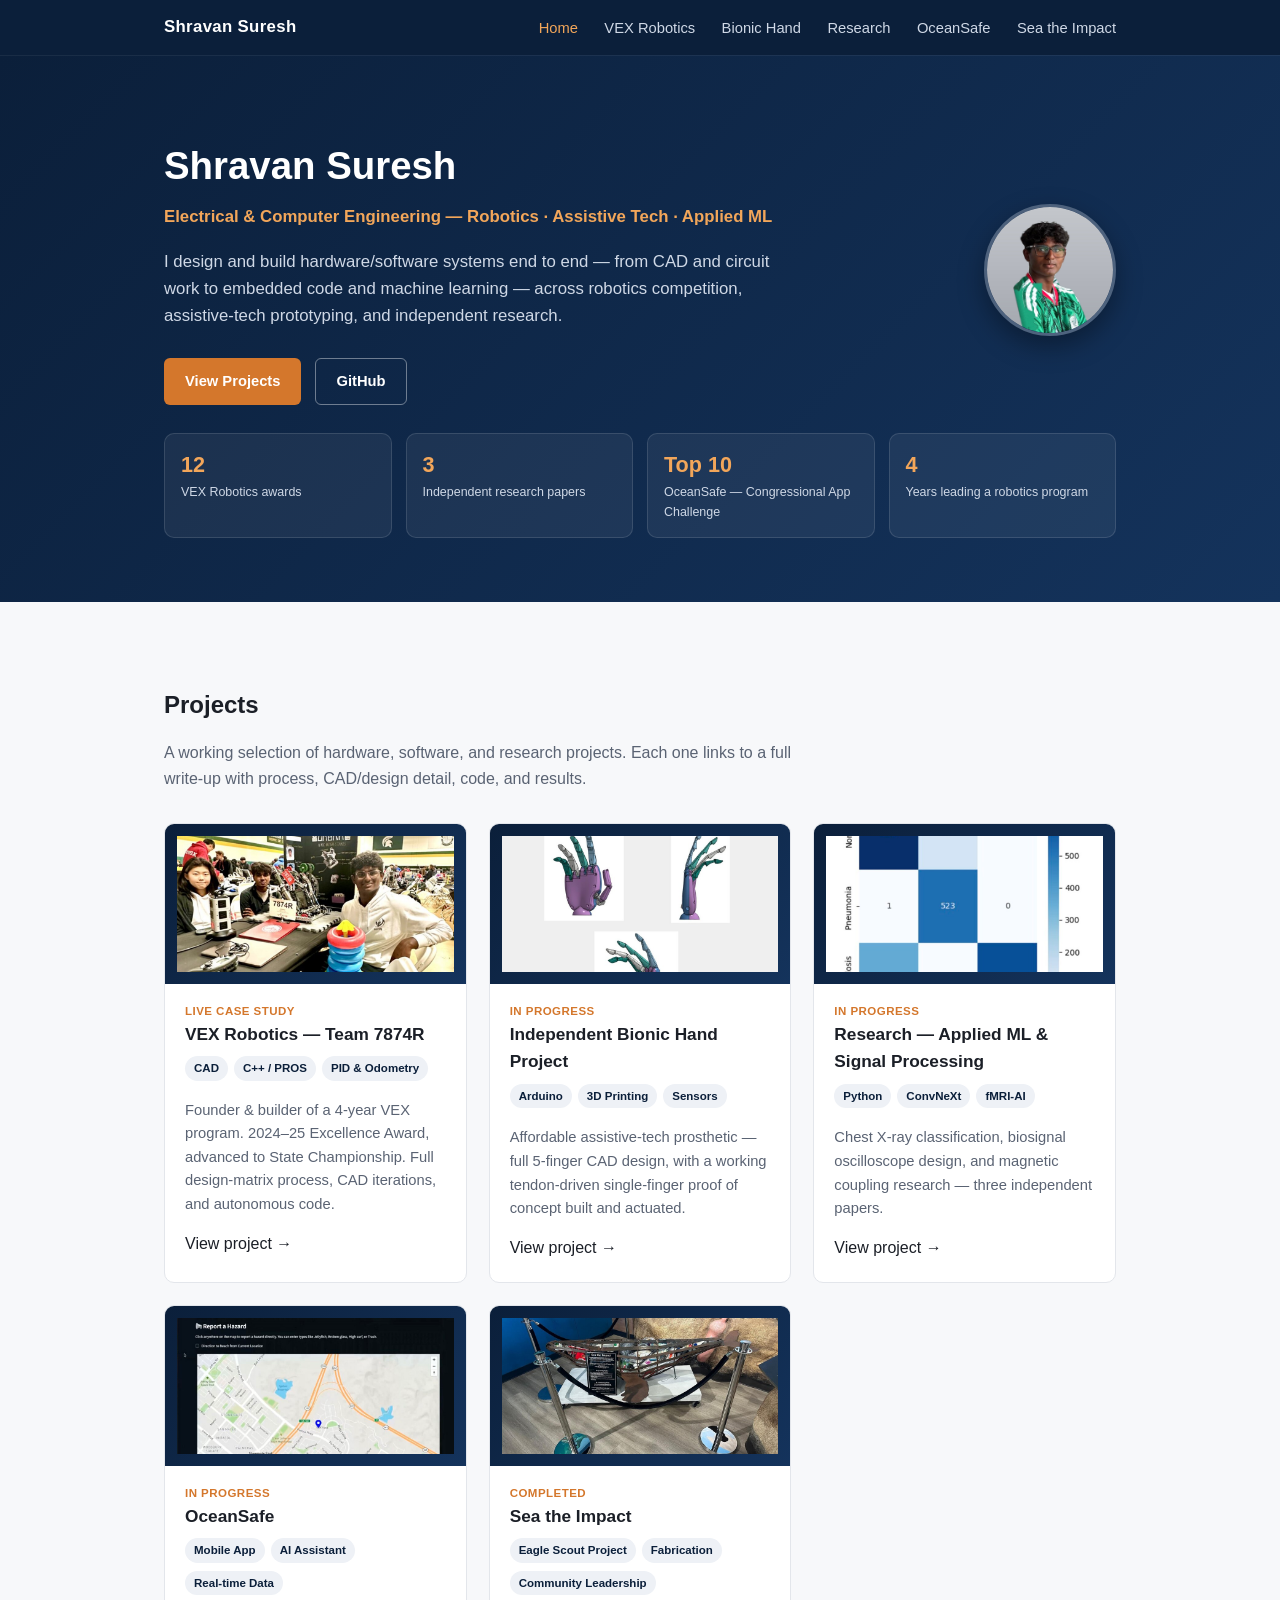
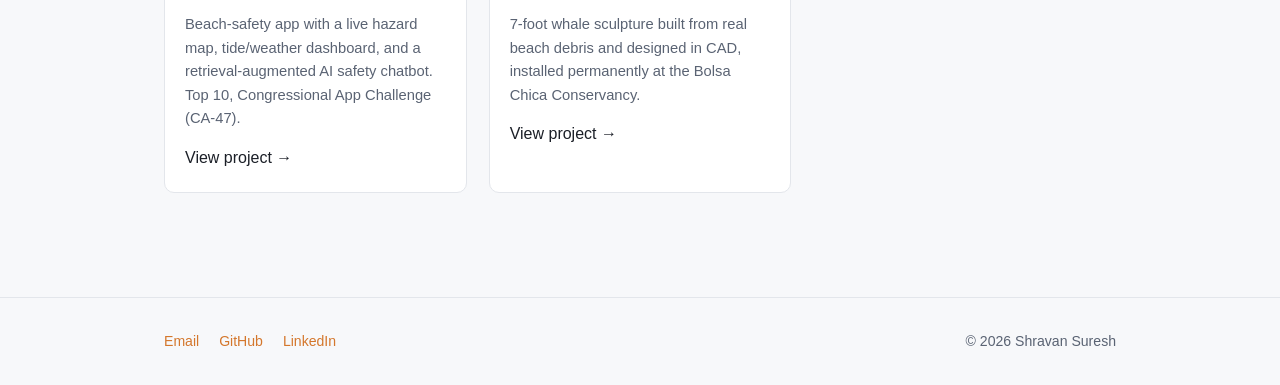
<file: index.html>
<!DOCTYPE html>
<html lang="en">
<head>
<meta charset="UTF-8">
<meta name="viewport" content="width=device-width, initial-scale=1.0">
<title>Shravan Suresh — Portfolio</title>
<meta name="description" content="Engineering portfolio — robotics, assistive technology, and applied machine learning.">
<link rel="stylesheet" href="style.css">
</head>
<body>

<header class="site-nav">
  <div class="wrap">
    <a class="brand" href="index.html">Shravan Suresh</a>
    <nav>
      <a href="index.html" class="current">Home</a>
      <a href="vex-robotics.html">VEX Robotics</a>
      <a href="bionic-hand.html">Bionic Hand</a>
      <a href="research.html">Research</a>
      <a href="oceansafe.html">OceanSafe</a>
      <a href="sea-the-impact.html">Sea the Impact</a>
    </nav>
  </div>
</header>

<section class="hero">
  <div class="wrap">
    <div class="hero-top">
      <div class="hero-intro">
        <h1>Shravan Suresh</h1>
        <div class="role">Electrical &amp; Computer Engineering — Robotics · Assistive Tech · Applied ML</div>
        <p class="lede">
          <!-- Swap this for a 2-3 sentence bio: who you are, what you build, what you're
               aiming at (e.g. transfer applications / internships). Keep it concrete —
               lead with what you've built, not adjectives. -->
          I design and build hardware/software systems end to end — from CAD and circuit
          work to embedded code and machine learning — across robotics competition,
          assistive-tech prototyping, and independent research.
        </p>
        <div class="cta-row">
          <a class="btn primary" href="#projects">View Projects</a>
          <!-- Swap in your real GitHub / LinkedIn once decided -->
<a class="btn ghost" href="https://github.com/SSR2308">GitHub</a>
        </div>
      </div>
      <img class="headshot" src="assets/linkedin_stadium_lightgray.jpg" alt="Shravan Suresh">
    </div>

    <div class="stat-row">
      <div class="stat-box"><div class="num">12</div><div class="label">VEX Robotics awards</div></div>
      <div class="stat-box"><div class="num">3</div><div class="label">Independent research papers</div></div>
      <div class="stat-box"><div class="num">Top 10</div><div class="label">OceanSafe — Congressional App Challenge</div></div>
      <div class="stat-box"><div class="num">4</div><div class="label">Years leading a robotics program</div></div>
    </div>
  </div>
</section>

<section id="projects">
  <div class="wrap">
    <h2 class="section-heading">Projects</h2>
    <p class="section-sub">A working selection of hardware, software, and research projects. Each one links to a full write-up with process, CAD/design detail, code, and results.</p>

    <div class="project-grid">

      <a class="card" href="vex-robotics.html" style="color:inherit;">
        <div class="thumb"><img src="assets/vex/cover.jpg" alt="Team 7874R at a VEX competition with the robot and a Create Award trophy"></div>
        <div class="body">
          <div class="status">Live case study</div>
          <h3>VEX Robotics — Team 7874R</h3>
          <div class="tag-row">
            <span class="tag">CAD</span><span class="tag">C++ / PROS</span><span class="tag">PID &amp; Odometry</span>
          </div>
          <p>Founder &amp; builder of a 4-year VEX program. 2024–25 Excellence Award, advanced to State Championship. Full design-matrix process, CAD iterations, and autonomous code.</p>
          <span>View project →</span>
        </div>
      </a>

      <a class="card" href="bionic-hand.html" style="color:inherit;">
        <div class="thumb"><img src="assets/bionic-hand/cover.jpg" alt="CAD renders of the five-finger bionic hand design"></div>
        <div class="body">
          <div class="status">In progress</div>
          <h3>Independent Bionic Hand Project</h3>
          <div class="tag-row">
            <span class="tag">Arduino</span><span class="tag">3D Printing</span><span class="tag">Sensors</span>
          </div>
          <p>Affordable assistive-tech prosthetic — full 5-finger CAD design, with a working tendon-driven single-finger proof of concept built and actuated.</p>
          <span>View project →</span>
        </div>
      </a>

      <a class="card" href="research.html" style="color:inherit;">
        <div class="thumb"><img src="assets/research/cover.jpg" alt="Confusion matrix from the chest X-ray classifier"></div>
        <div class="body">
          <div class="status">In progress</div>
          <h3>Research — Applied ML &amp; Signal Processing</h3>
          <div class="tag-row">
            <span class="tag">Python</span><span class="tag">ConvNeXt</span><span class="tag">fMRI-AI</span>
          </div>
          <p>Chest X-ray classification, biosignal oscilloscope design, and magnetic coupling research — three independent papers.</p>
          <span>View project →</span>
        </div>
      </a>

      <a class="card" href="oceansafe.html" style="color:inherit;">
        <div class="thumb"><img src="assets/oceansafe/cover.jpg" alt="OceanSafe's live hazard map"></div>
        <div class="body">
          <div class="status">In progress</div>
          <h3>OceanSafe</h3>
          <div class="tag-row">
            <span class="tag">Mobile App</span><span class="tag">AI Assistant</span><span class="tag">Real-time Data</span>
          </div>
          <p>Beach-safety app with a live hazard map, tide/weather dashboard, and a retrieval-augmented AI safety chatbot. Top 10, Congressional App Challenge (CA-47).</p>
          <span>View project →</span>
        </div>
      </a>

      <a class="card" href="sea-the-impact.html" style="color:inherit;">
        <div class="thumb"><img src="assets/sea-the-impact/cover.jpg" alt="The finished whale sculpture on display at the Bolsa Chica Conservancy"></div>
        <div class="body">
          <div class="status">Completed</div>
          <h3>Sea the Impact</h3>
          <div class="tag-row">
            <span class="tag">Eagle Scout Project</span><span class="tag">Fabrication</span><span class="tag">Community Leadership</span>
          </div>
          <p>7-foot whale sculpture built from real beach debris and designed in CAD, installed permanently at the Bolsa Chica Conservancy.</p>
          <span>View project →</span>
        </div>
      </a>

    </div>
  </div>
</section>

<footer>
  <div class="wrap">
    <div>
      <!-- Fill in your real contact details -->
      <a href="mailto:Shravanr2308@gmail.com">Email</a>
<a href="https://github.com/SSR2308">GitHub</a>
<a href="https://www.linkedin.com/in/shravan-suresh-63b8aa373/">LinkedIn</a>
    </div>
    <div>&copy; 2026 Shravan Suresh</div>
  </div>
</footer>

</body>
</html>
</file>
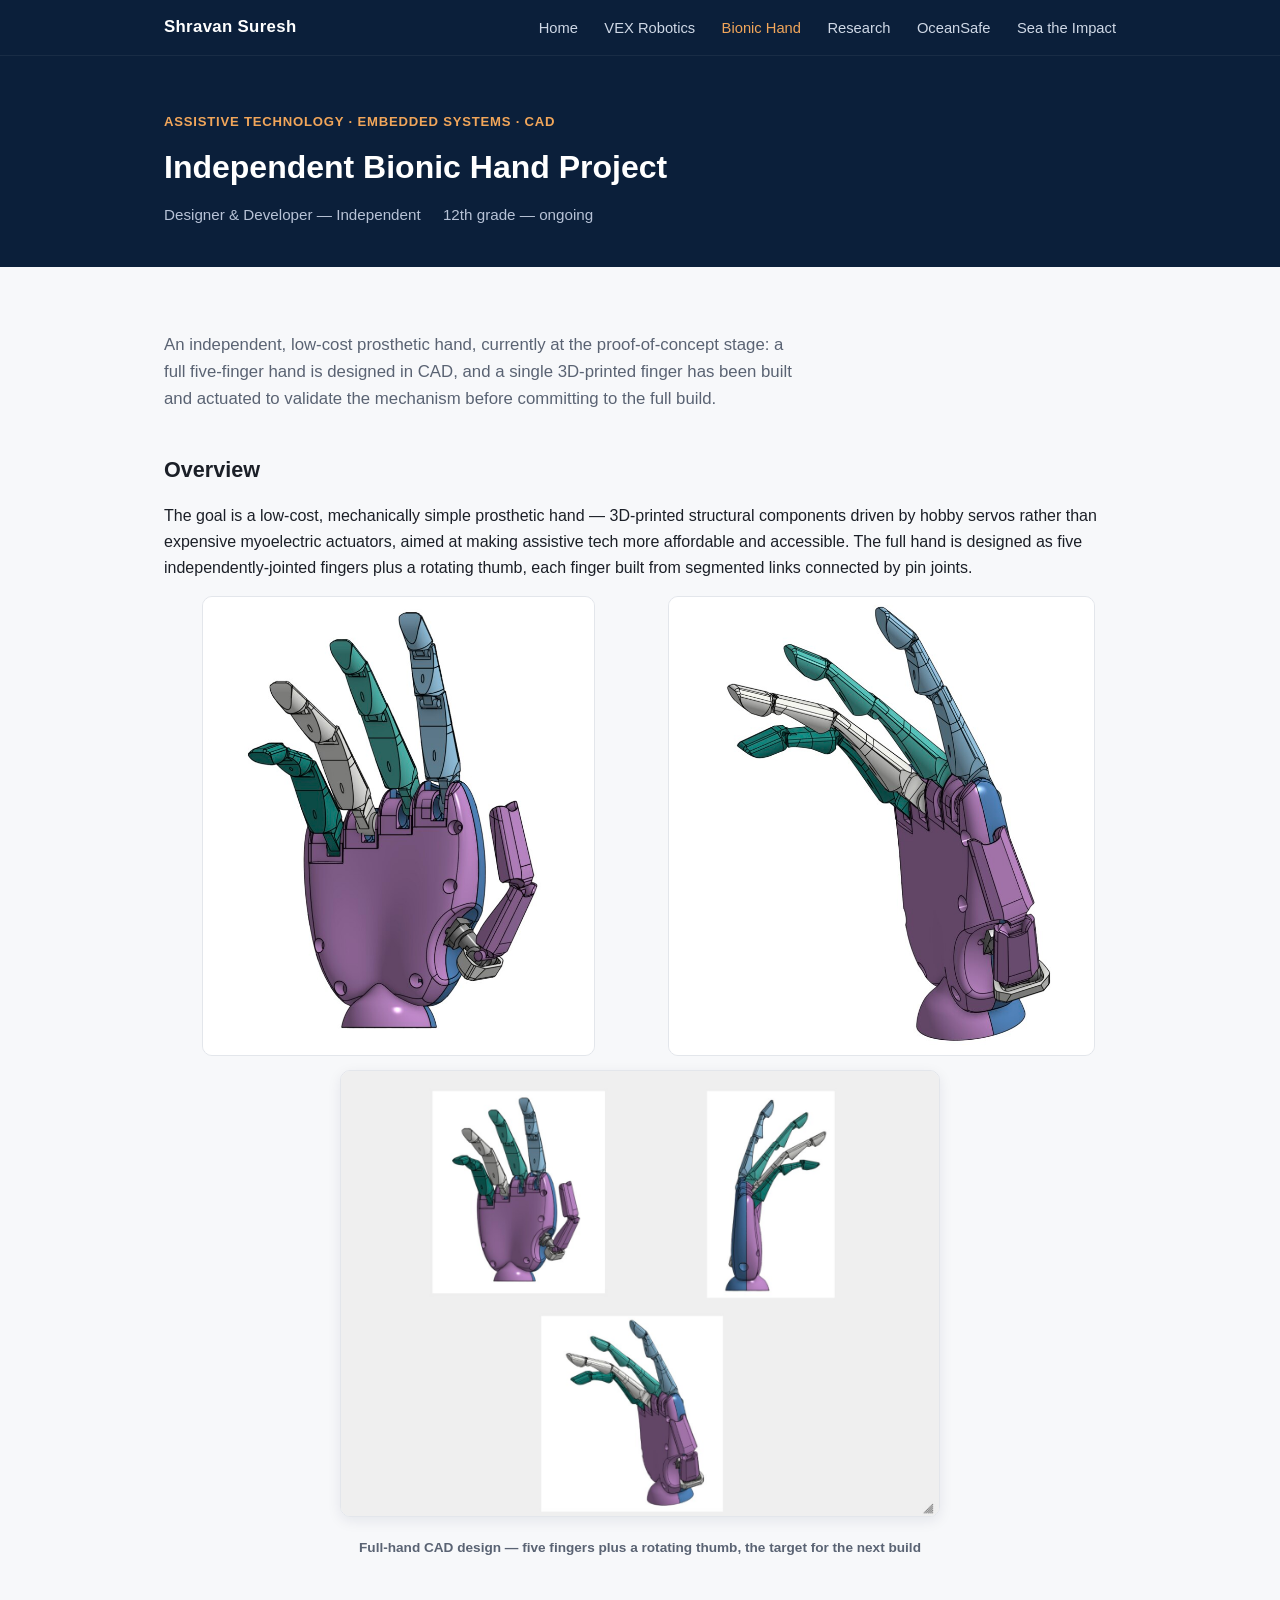
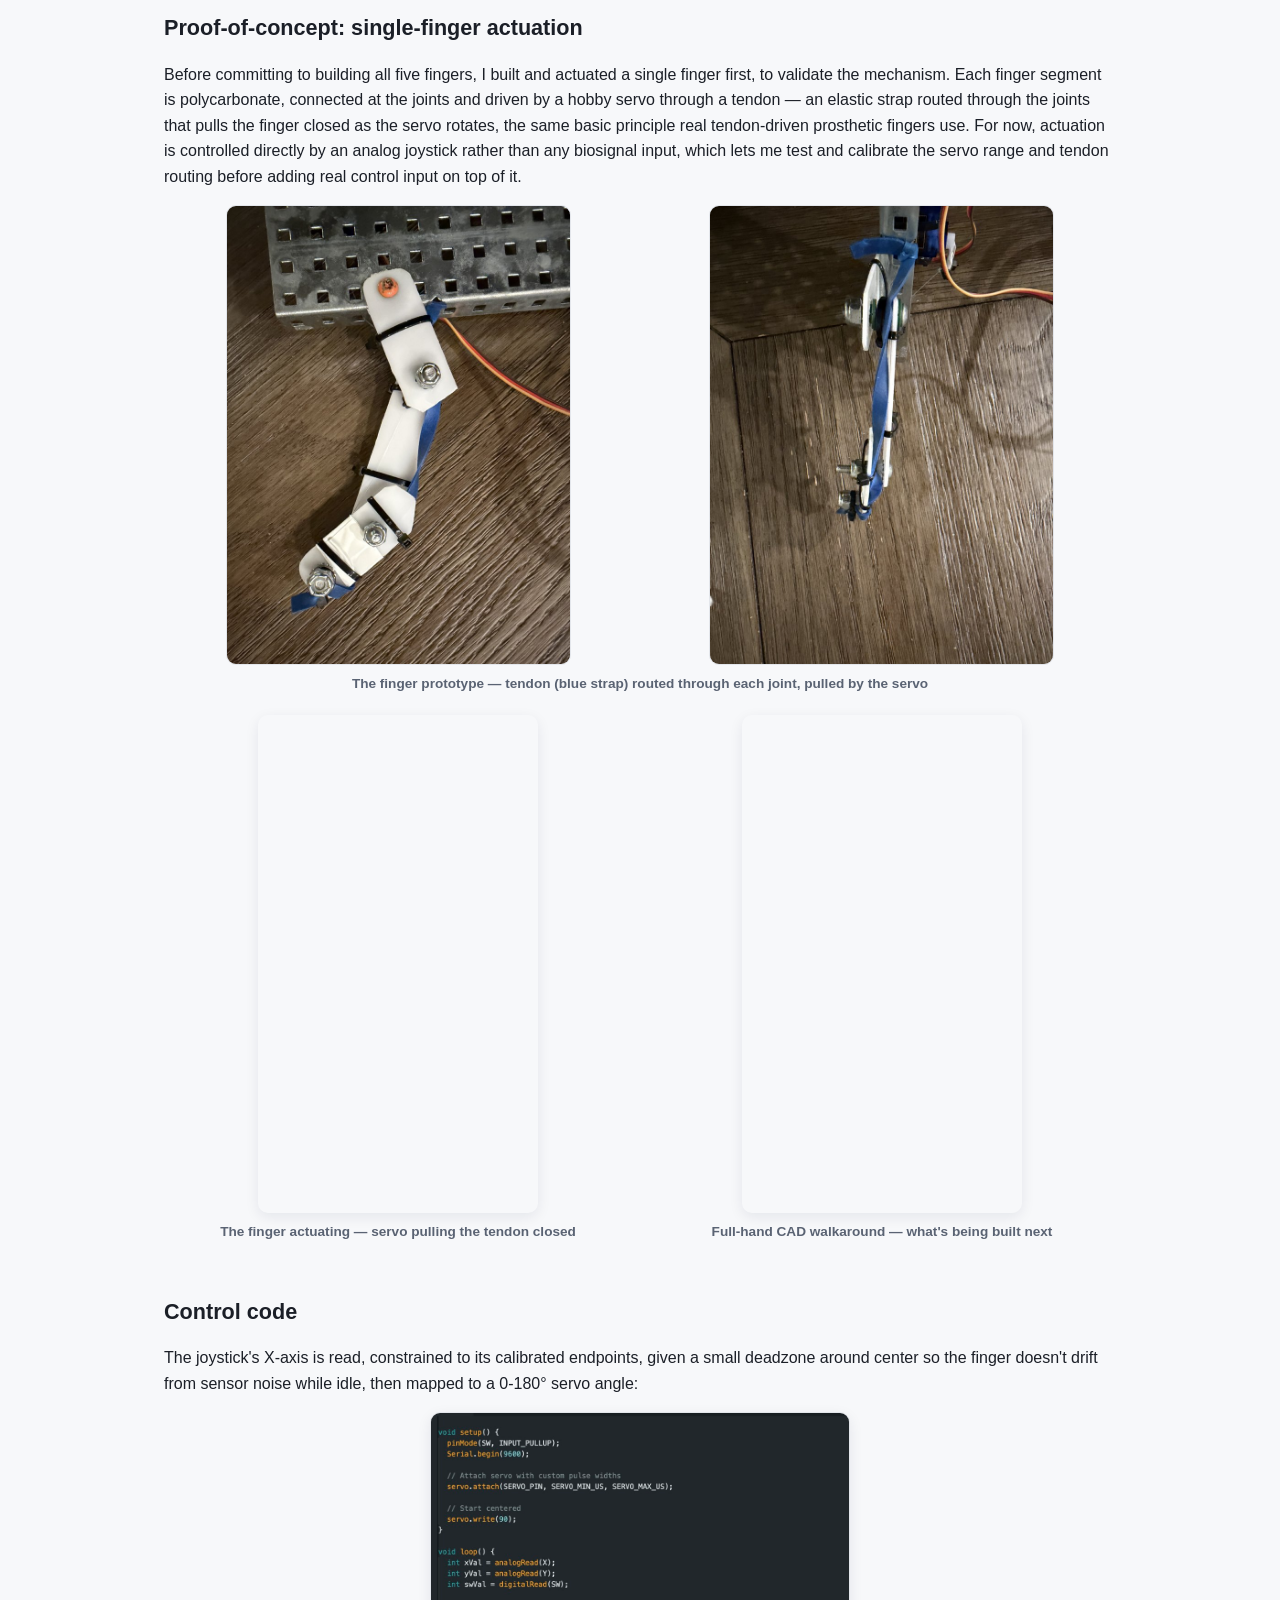
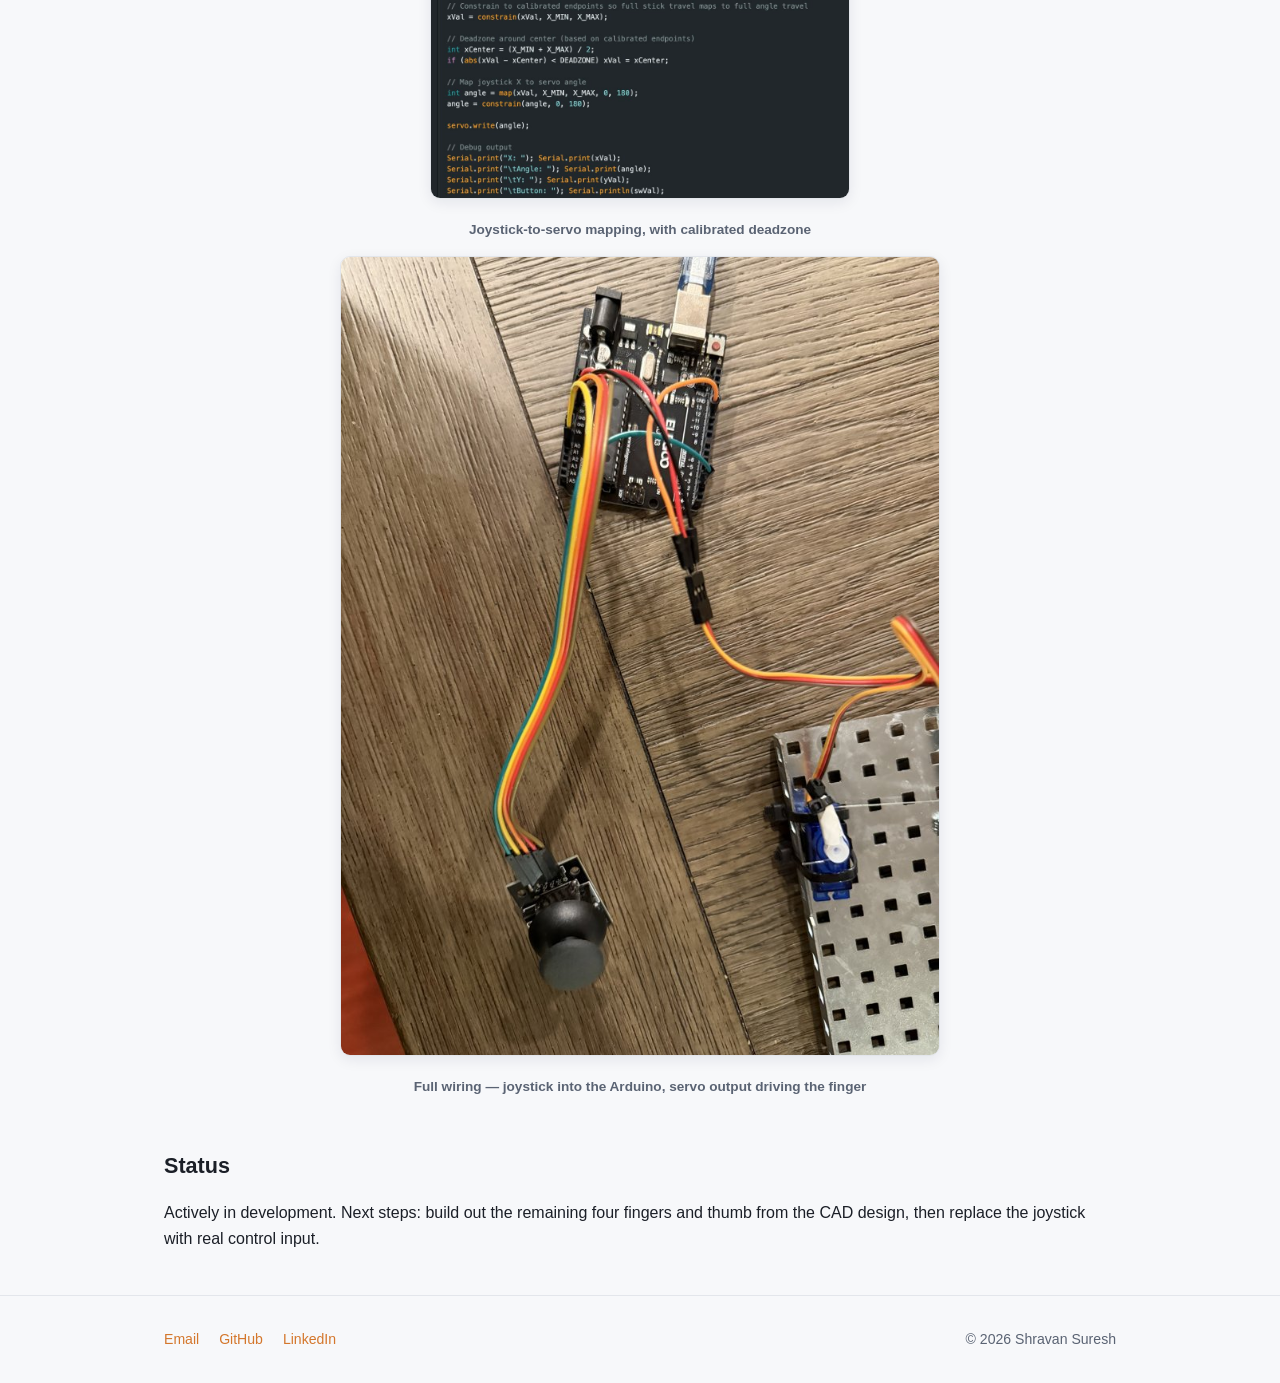
<file: bionic-hand.html>
<!DOCTYPE html>
<html lang="en">
<head>
<meta charset="UTF-8">
<meta name="viewport" content="width=device-width, initial-scale=1.0">
<title>Independent Bionic Hand Project | Shravan Suresh</title>
<link rel="stylesheet" href="style.css">
</head>
<body>

<header class="site-nav">
  <div class="wrap">
    <a class="brand" href="index.html">Shravan Suresh</a>
    <nav>
      <a href="index.html">Home</a>
      <a href="vex-robotics.html">VEX Robotics</a>
      <a href="bionic-hand.html" class="current">Bionic Hand</a>
      <a href="research.html">Research</a>
      <a href="oceansafe.html">OceanSafe</a>
      <a href="sea-the-impact.html">Sea the Impact</a>
    </nav>
  </div>
</header>

<div class="project-hero">
  <div class="wrap">
    <div class="eyebrow">Assistive Technology · Embedded Systems · CAD</div>
    <h1>Independent Bionic Hand Project</h1>
    <div class="meta">
      <span>Designer &amp; Developer — Independent</span>
      <span>12th grade — ongoing</span>
    </div>
  </div>
</div>

<article class="wrap" style="padding-top:48px;">

  <p class="section-sub" style="font-size:1.05rem;">
    An independent, low-cost prosthetic hand, currently at the proof-of-concept stage: a full
    five-finger hand is designed in CAD, and a single 3D-printed finger has been built and actuated
    to validate the mechanism before committing to the full build.
  </p>

  <div class="section-block">
    <h2>Overview</h2>
    <p>
      The goal is a low-cost, mechanically simple prosthetic hand — 3D-printed structural components
      driven by hobby servos rather than expensive myoelectric actuators, aimed at making assistive
      tech more affordable and accessible. The full hand is designed as five independently-jointed
      fingers plus a rotating thumb, each finger built from segmented links connected by pin joints.
    </p>
    <div class="media-grid">
      <div><img src="assets/bionic-hand/cad-front.jpg" alt="Bionic hand CAD — front view"></div>
      <div><img src="assets/bionic-hand/cad-angle.jpg" alt="Bionic hand CAD — three-quarter view"></div>
    </div>
    <img class="doc-shot wide" style="margin-top:14px;" src="assets/bionic-hand/cad-composite.jpg" alt="Three CAD views of the bionic hand — front, side, and three-quarter angle">
    <p class="photo-caption">Full-hand CAD design — five fingers plus a rotating thumb, the target for the next build</p>
  </div>

  <div class="section-block">
    <h2>Proof-of-concept: single-finger actuation</h2>
    <p>
      Before committing to building all five fingers, I built and actuated a single finger first, to
      validate the mechanism. Each finger segment is polycarbonate, connected at the joints and driven
      by a hobby servo through a tendon — an elastic strap routed through the joints that pulls the
      finger closed as the servo rotates, the same basic principle real tendon-driven prosthetic
      fingers use. For now, actuation is controlled directly by an analog joystick rather than any
      biosignal input, which lets me test and calibrate the servo range and tendon routing before
      adding real control input on top of it.
    </p>
    <div class="media-grid">
      <div><img src="assets/bionic-hand/finger-side.jpg" alt="Single polycarbonate finger prototype, side view, tendon routed through the joints"></div>
      <div><img src="assets/bionic-hand/finger-top.jpg" alt="Single polycarbonate finger prototype, top-down view"></div>
    </div>
    <p class="photo-caption">The finger prototype — tendon (blue strap) routed through each joint, pulled by the servo</p>
    <div style="display:grid;grid-template-columns:repeat(auto-fit,minmax(220px,1fr));gap:16px;margin:20px 0 6px;">
      <div>
        <div style="max-width:280px;margin:0 auto;aspect-ratio:9/16;border-radius:var(--radius);overflow:hidden;box-shadow:0 4px 14px rgba(11,31,58,0.08);">
          <iframe src="https://www.youtube.com/embed/4GLsw-PHpDg" style="width:100%;height:100%;border:0;" allowfullscreen></iframe>
        </div>
        <p class="photo-caption">The finger actuating — servo pulling the tendon closed</p>
      </div>
      <div>
        <div style="max-width:280px;margin:0 auto;aspect-ratio:9/16;border-radius:var(--radius);overflow:hidden;box-shadow:0 4px 14px rgba(11,31,58,0.08);">
          <iframe src="https://www.youtube.com/embed/vdRHZmtfcJU" style="width:100%;height:100%;border:0;" allowfullscreen></iframe>
        </div>
        <p class="photo-caption">Full-hand CAD walkaround — what's being built next</p>
      </div>
    </div>
  </div>

  <div class="section-block">
    <h2>Control code</h2>
    <p>
      The joystick's X-axis is read, constrained to its calibrated endpoints, given a small deadzone
      around center so the finger doesn't drift from sensor noise while idle, then mapped to a 0-180°
      servo angle:
    </p>
    <img class="doc-shot" src="assets/bionic-hand/servo-code.jpg" alt="Arduino code reading a joystick and mapping it to a servo angle, with deadzone and constrain logic">
    <p class="photo-caption">Joystick-to-servo mapping, with calibrated deadzone</p>
    <img class="doc-shot wide" style="margin-top:16px;" src="assets/bionic-hand/finger-wiring.jpg" alt="Arduino, joystick, and servo wiring for the finger prototype">
    <p class="photo-caption">Full wiring — joystick into the Arduino, servo output driving the finger</p>
  </div>

  <div class="section-block">
    <h2>Status</h2>
    <p>
      Actively in development. Next steps: build out the remaining four fingers and thumb from the
      CAD design, then replace the joystick with real control input.
    </p>
  </div>

</article>

<footer>
  <div class="wrap">
    <div>
      <a href="mailto:Shravanr2308@gmail.com">Email</a>
<a href="https://github.com/SSR2308">GitHub</a>
<a href="https://www.linkedin.com/in/shravan-suresh-63b8aa373/">LinkedIn</a>
    </div>
    <div>&copy; 2026 Shravan Suresh</div>
  </div>
</footer>

</body>
</html>
</file>
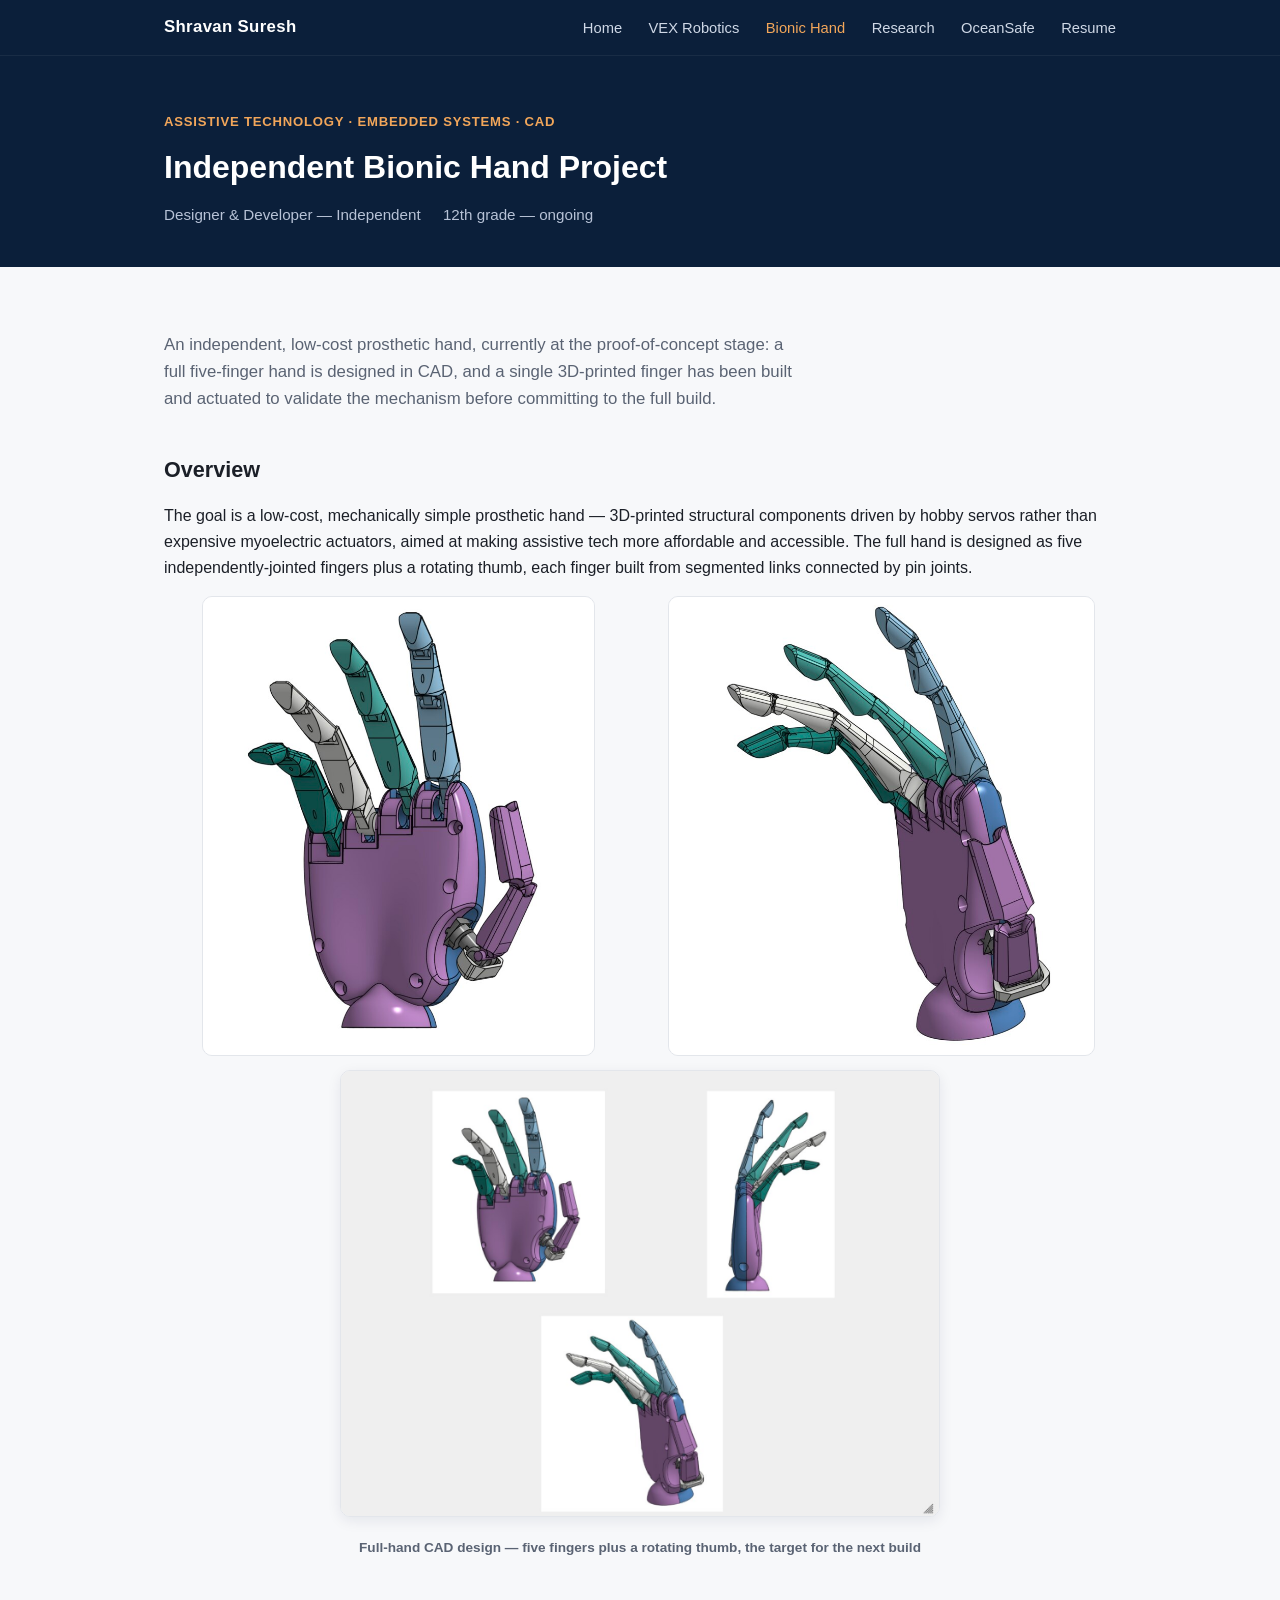
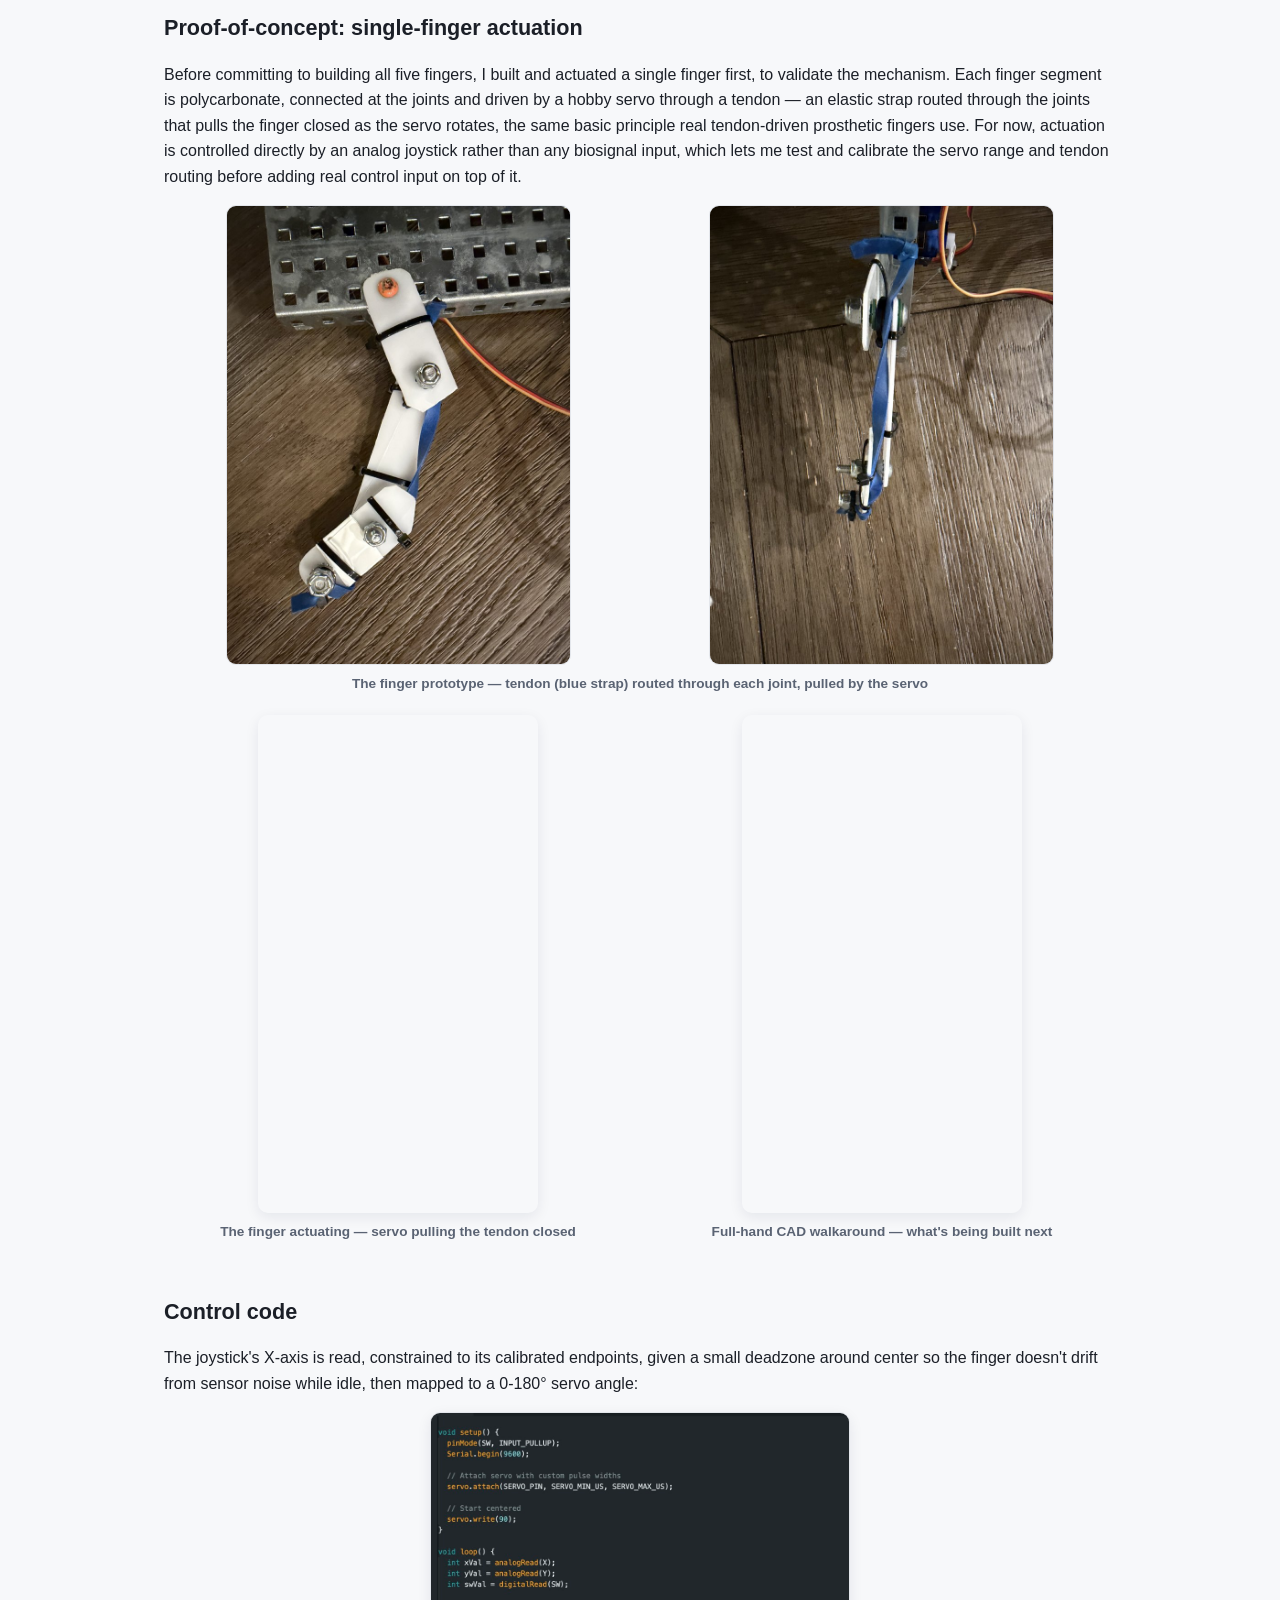
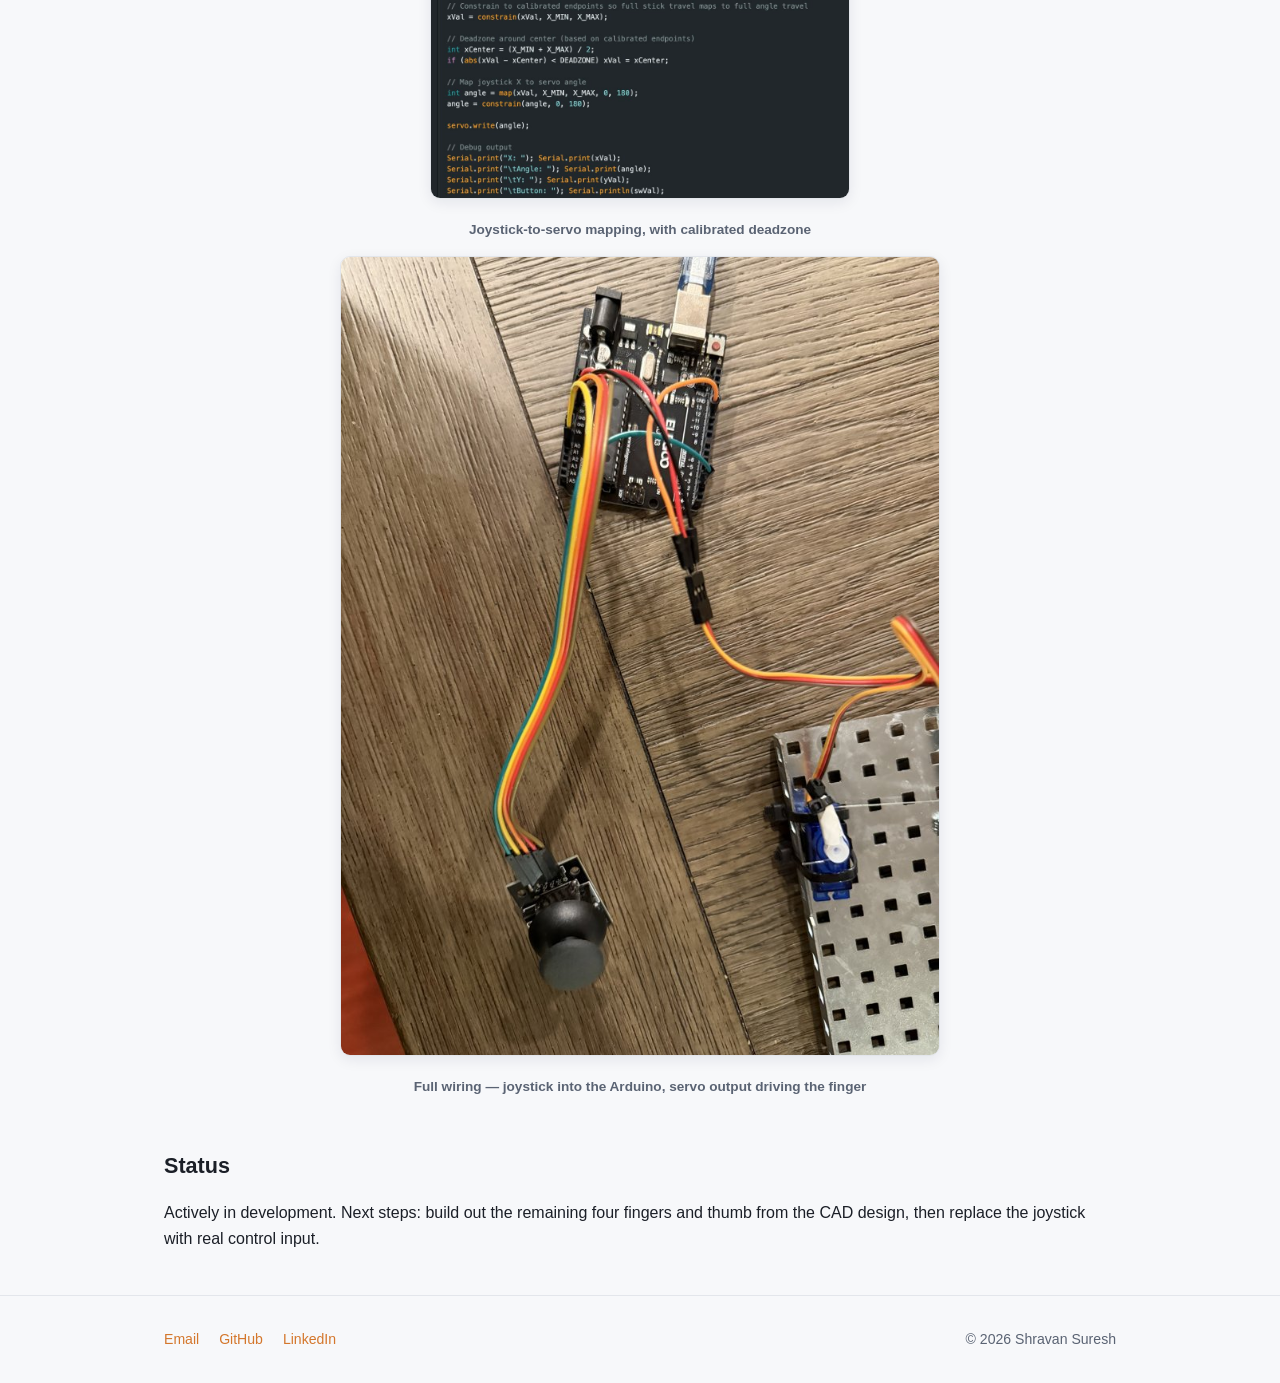
<file: bionichand (1).html>
<!DOCTYPE html>
<html lang="en">
<head>
<meta charset="UTF-8">
<meta name="viewport" content="width=device-width, initial-scale=1.0">
<title>Independent Bionic Hand Project | Shravan Suresh</title>
<link rel="stylesheet" href="style.css">
</head>
<body>

<header class="site-nav">
  <div class="wrap">
    <a class="brand" href="index.html">Shravan Suresh</a>
    <nav>
      <a href="index.html">Home</a>
      <a href="vex-robotics.html">VEX Robotics</a>
      <a href="bionic-hand.html" class="current">Bionic Hand</a>
      <a href="research.html">Research</a>
      <a href="oceansafe.html">OceanSafe</a>
      <a href="resume.pdf">Resume</a>
    </nav>
  </div>
</header>

<div class="project-hero">
  <div class="wrap">
    <div class="eyebrow">Assistive Technology · Embedded Systems · CAD</div>
    <h1>Independent Bionic Hand Project</h1>
    <div class="meta">
      <span>Designer &amp; Developer — Independent</span>
      <span>12th grade — ongoing</span>
    </div>
  </div>
</div>

<article class="wrap" style="padding-top:48px;">

  <p class="section-sub" style="font-size:1.05rem;">
    An independent, low-cost prosthetic hand, currently at the proof-of-concept stage: a full
    five-finger hand is designed in CAD, and a single 3D-printed finger has been built and actuated
    to validate the mechanism before committing to the full build.
  </p>

  <div class="section-block">
    <h2>Overview</h2>
    <p>
      The goal is a low-cost, mechanically simple prosthetic hand — 3D-printed structural components
      driven by hobby servos rather than expensive myoelectric actuators, aimed at making assistive
      tech more affordable and accessible. The full hand is designed as five independently-jointed
      fingers plus a rotating thumb, each finger built from segmented links connected by pin joints.
    </p>
    <div class="media-grid">
      <div><img src="assets/bionic-hand/cad-front.jpg" alt="Bionic hand CAD — front view"></div>
      <div><img src="assets/bionic-hand/cad-angle.jpg" alt="Bionic hand CAD — three-quarter view"></div>
    </div>
    <img class="doc-shot wide" style="margin-top:14px;" src="assets/bionic-hand/cad-composite.jpg" alt="Three CAD views of the bionic hand — front, side, and three-quarter angle">
    <p class="photo-caption">Full-hand CAD design — five fingers plus a rotating thumb, the target for the next build</p>
  </div>

  <div class="section-block">
    <h2>Proof-of-concept: single-finger actuation</h2>
    <p>
      Before committing to building all five fingers, I built and actuated a single finger first, to
      validate the mechanism. Each finger segment is polycarbonate, connected at the joints and driven
      by a hobby servo through a tendon — an elastic strap routed through the joints that pulls the
      finger closed as the servo rotates, the same basic principle real tendon-driven prosthetic
      fingers use. For now, actuation is controlled directly by an analog joystick rather than any
      biosignal input, which lets me test and calibrate the servo range and tendon routing before
      adding real control input on top of it.
    </p>
    <div class="media-grid">
      <div><img src="assets/bionic-hand/finger-side.jpg" alt="Single polycarbonate finger prototype, side view, tendon routed through the joints"></div>
      <div><img src="assets/bionic-hand/finger-top.jpg" alt="Single polycarbonate finger prototype, top-down view"></div>
    </div>
    <p class="photo-caption">The finger prototype — tendon (blue strap) routed through each joint, pulled by the servo</p>
    <div style="display:grid;grid-template-columns:repeat(auto-fit,minmax(220px,1fr));gap:16px;margin:20px 0 6px;">
      <div>
        <div style="max-width:280px;margin:0 auto;aspect-ratio:9/16;border-radius:var(--radius);overflow:hidden;box-shadow:0 4px 14px rgba(11,31,58,0.08);">
          <iframe src="https://www.youtube.com/embed/4GLsw-PHpDg" style="width:100%;height:100%;border:0;" allowfullscreen></iframe>
        </div>
        <p class="photo-caption">The finger actuating — servo pulling the tendon closed</p>
      </div>
      <div>
        <div style="max-width:280px;margin:0 auto;aspect-ratio:9/16;border-radius:var(--radius);overflow:hidden;box-shadow:0 4px 14px rgba(11,31,58,0.08);">
          <iframe src="https://www.youtube.com/embed/vdRHZmtfcJU" style="width:100%;height:100%;border:0;" allowfullscreen></iframe>
        </div>
        <p class="photo-caption">Full-hand CAD walkaround — what's being built next</p>
      </div>
    </div>
  </div>

  <div class="section-block">
    <h2>Control code</h2>
    <p>
      The joystick's X-axis is read, constrained to its calibrated endpoints, given a small deadzone
      around center so the finger doesn't drift from sensor noise while idle, then mapped to a 0-180°
      servo angle:
    </p>
    <img class="doc-shot" src="assets/bionic-hand/servo-code.jpg" alt="Arduino code reading a joystick and mapping it to a servo angle, with deadzone and constrain logic">
    <p class="photo-caption">Joystick-to-servo mapping, with calibrated deadzone</p>
    <img class="doc-shot wide" style="margin-top:16px;" src="assets/bionic-hand/finger-wiring.jpg" alt="Arduino, joystick, and servo wiring for the finger prototype">
    <p class="photo-caption">Full wiring — joystick into the Arduino, servo output driving the finger</p>
  </div>

  <div class="section-block">
    <h2>Status</h2>
    <p>
      Actively in development. Next steps: build out the remaining four fingers and thumb from the
      CAD design, then replace the joystick with real control input.
    </p>
  </div>

</article>

<footer>
  <div class="wrap">
    <div>
      <a href="mailto:you@example.com">Email</a>
      <a href="https://github.com/YOUR-USERNAME">GitHub</a>
      <a href="https://linkedin.com/in/YOUR-PROFILE">LinkedIn</a>
    </div>
    <div>&copy; 2026 Shravan Suresh</div>
  </div>
</footer>

</body>
</html>
</file>
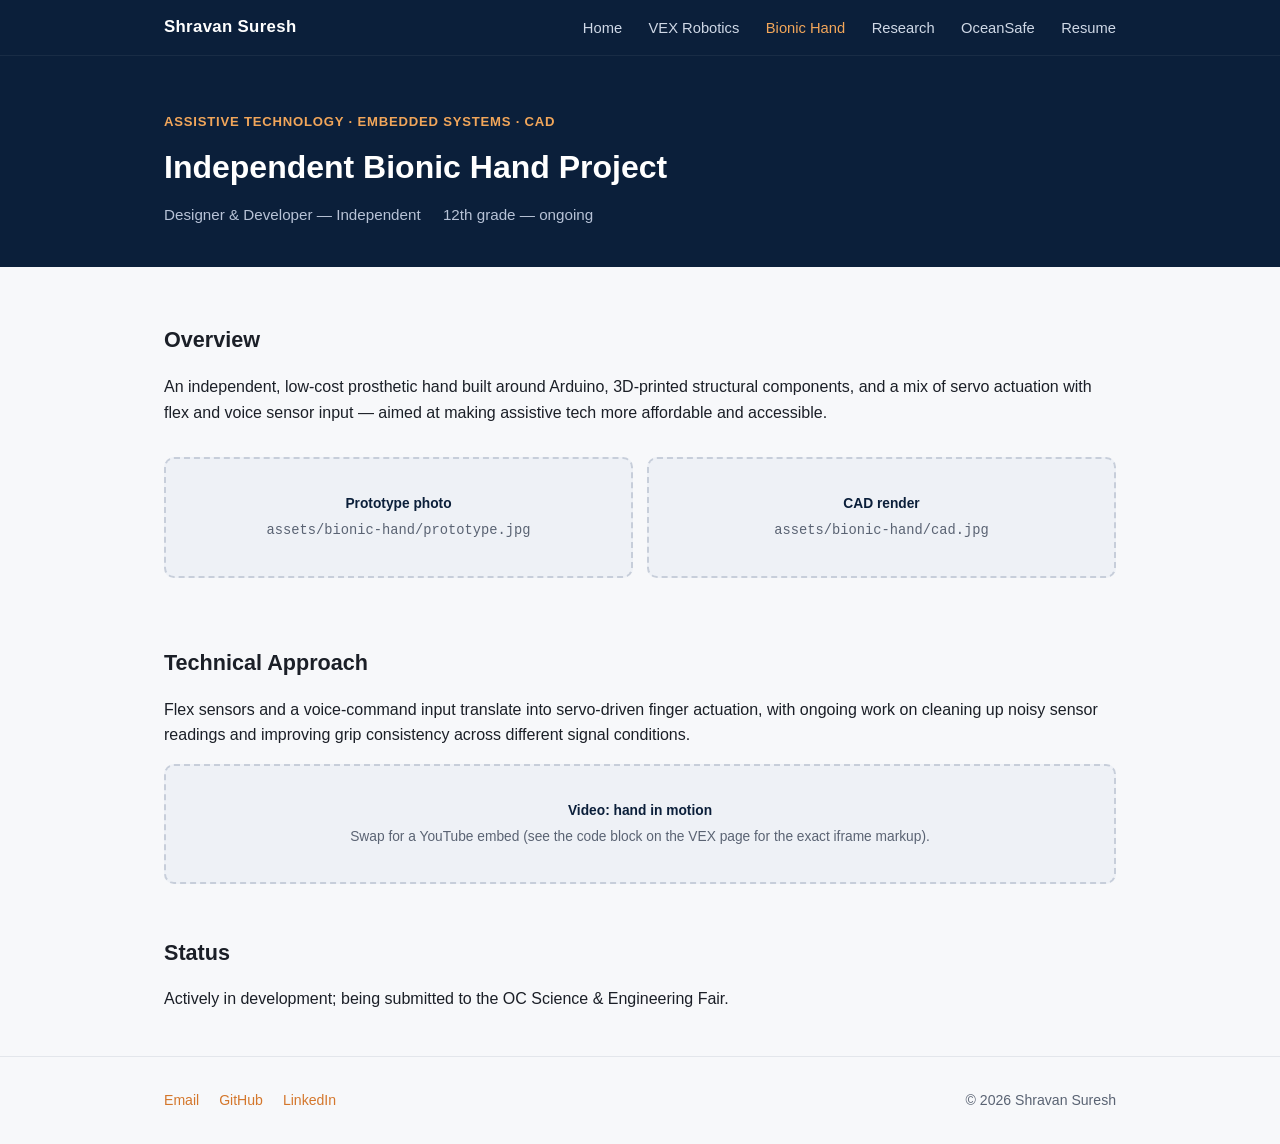
<file: bionichand.html>
<!DOCTYPE html>
<html lang="en">
<head>
<meta charset="UTF-8">
<meta name="viewport" content="width=device-width, initial-scale=1.0">
<title>Independent Bionic Hand Project | Shravan Suresh</title>
<link rel="stylesheet" href="style.css">
</head>
<body>

<header class="site-nav">
  <div class="wrap">
    <a class="brand" href="index.html">Shravan Suresh</a>
    <nav>
      <a href="index.html">Home</a>
      <a href="vex-robotics.html">VEX Robotics</a>
      <a href="bionic-hand.html" class="current">Bionic Hand</a>
      <a href="research.html">Research</a>
      <a href="oceansafe.html">OceanSafe</a>
      <a href="resume.pdf">Resume</a>
    </nav>
  </div>
</header>

<div class="project-hero">
  <div class="wrap">
    <div class="eyebrow">Assistive Technology · Embedded Systems · CAD</div>
    <h1>Independent Bionic Hand Project</h1>
    <div class="meta">
      <span>Designer &amp; Developer — Independent</span>
      <span>12th grade — ongoing</span>
    </div>
  </div>
</div>

<article class="wrap" style="padding-top:48px;">

  <div class="section-block">
    <h2>Overview</h2>
    <p>
      <!-- This is placeholder copy — expand with the specific technical narrative:
           what problem you're solving, what makes the sensing/control hard, and
           what you learned. See the VEX page for the level of detail to aim for. -->
      An independent, low-cost prosthetic hand built around Arduino, 3D-printed
      structural components, and a mix of servo actuation with flex and voice sensor
      input — aimed at making assistive tech more affordable and accessible.
    </p>
    <div class="media-grid">
      <div class="media-placeholder"><span class="label">Prototype photo</span><code>assets/bionic-hand/prototype.jpg</code></div>
      <div class="media-placeholder"><span class="label">CAD render</span><code>assets/bionic-hand/cad.jpg</code></div>
    </div>
  </div>

  <div class="section-block">
    <h2>Technical Approach</h2>
    <p>
      <!-- Fill in: sensor fusion approach, control loop, calibration process,
           specific engineering problems you hit (e.g. signal noise, grip force
           calibration) and how you solved them — this is the section recruiters
           actually read closely. -->
      Flex sensors and a voice-command input translate into servo-driven finger
      actuation, with ongoing work on cleaning up noisy sensor readings and improving
      grip consistency across different signal conditions.
    </p>
    <div class="media-placeholder">
      <span class="label">Video: hand in motion</span>
      Swap for a YouTube embed (see the code block on the VEX page for the exact iframe markup).
    </div>
  </div>

  <div class="section-block">
    <h2>Status</h2>
    <p>Actively in development; being submitted to the OC Science &amp; Engineering Fair.</p>
  </div>

</article>

<footer>
  <div class="wrap">
    <div>
      <a href="mailto:you@example.com">Email</a>
      <a href="https://github.com/YOUR-USERNAME">GitHub</a>
      <a href="https://linkedin.com/in/YOUR-PROFILE">LinkedIn</a>
    </div>
    <div>&copy; 2026 Shravan Suresh</div>
  </div>
</footer>

</body>
</html>
</file>
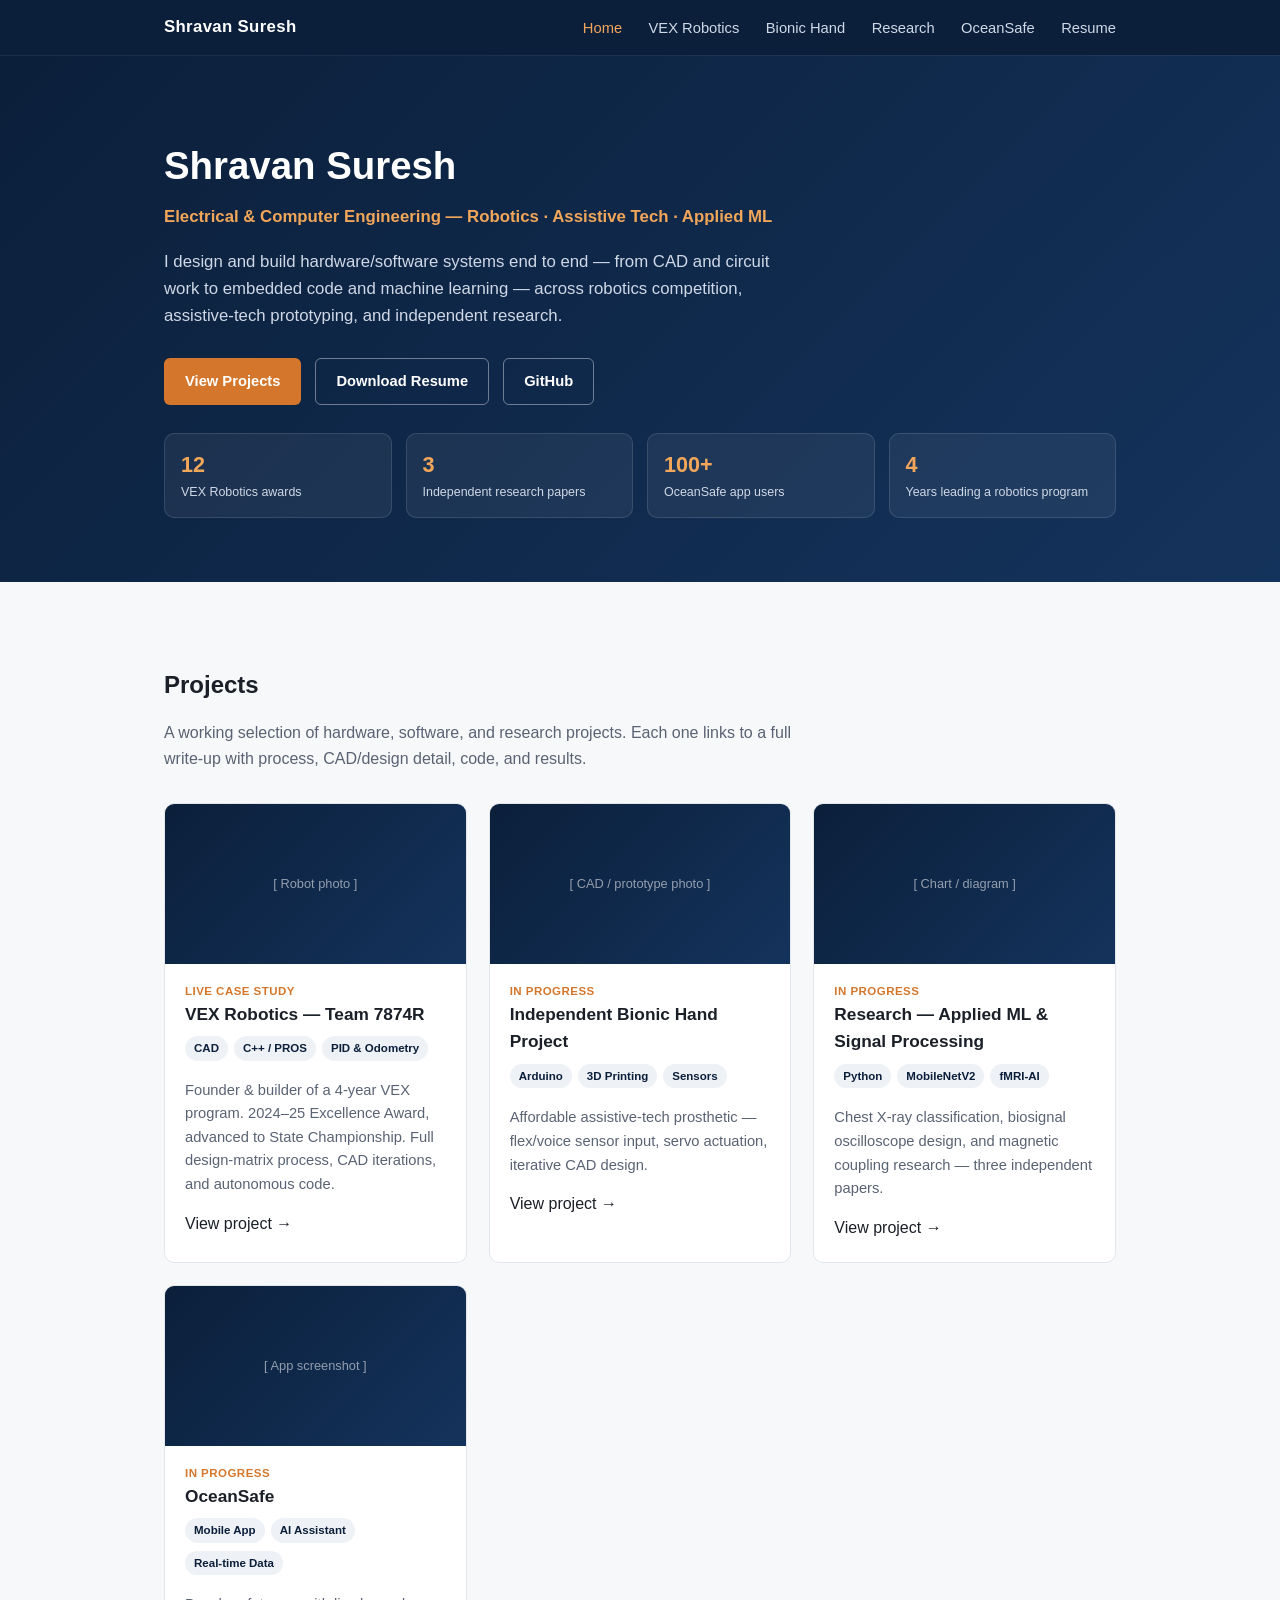
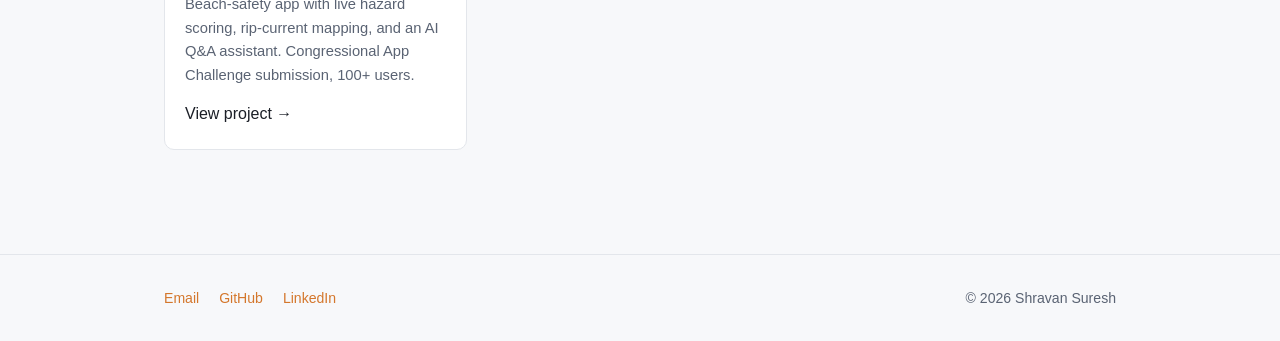
<file: index (1).html>
<!DOCTYPE html>
<html lang="en">
<head>
<meta charset="UTF-8">
<meta name="viewport" content="width=device-width, initial-scale=1.0">
<title>Shravan Suresh — Portfolio</title>
<meta name="description" content="Engineering portfolio — robotics, assistive technology, and applied machine learning.">
<link rel="stylesheet" href="style.css">
</head>
<body>

<header class="site-nav">
  <div class="wrap">
    <a class="brand" href="index.html">Shravan Suresh</a>
    <nav>
      <a href="index.html" class="current">Home</a>
      <a href="vex-robotics.html">VEX Robotics</a>
      <a href="bionic-hand.html">Bionic Hand</a>
      <a href="research.html">Research</a>
      <a href="oceansafe.html">OceanSafe</a>
      <!-- Optional: point this at a hosted PDF once you add one -->
      <a href="resume.pdf">Resume</a>
    </nav>
  </div>
</header>

<section class="hero">
  <div class="wrap">
    <h1>Shravan Suresh</h1>
    <div class="role">Electrical &amp; Computer Engineering — Robotics · Assistive Tech · Applied ML</div>
    <p class="lede">
      <!-- Swap this for a 2-3 sentence bio: who you are, what you build, what you're
           aiming at (e.g. transfer applications / internships). Keep it concrete —
           lead with what you've built, not adjectives. -->
      I design and build hardware/software systems end to end — from CAD and circuit
      work to embedded code and machine learning — across robotics competition,
      assistive-tech prototyping, and independent research.
    </p>
    <div class="cta-row">
      <a class="btn primary" href="#projects">View Projects</a>
      <a class="btn ghost" href="resume.pdf">Download Resume</a>
      <!-- Swap in your real GitHub / LinkedIn once decided -->
      <a class="btn ghost" href="https://github.com/YOUR-USERNAME">GitHub</a>
    </div>

    <div class="stat-row">
      <div class="stat-box"><div class="num">12</div><div class="label">VEX Robotics awards</div></div>
      <div class="stat-box"><div class="num">3</div><div class="label">Independent research papers</div></div>
      <div class="stat-box"><div class="num">100+</div><div class="label">OceanSafe app users</div></div>
      <div class="stat-box"><div class="num">4</div><div class="label">Years leading a robotics program</div></div>
    </div>
  </div>
</section>

<section id="projects">
  <div class="wrap">
    <h2 class="section-heading">Projects</h2>
    <p class="section-sub">A working selection of hardware, software, and research projects. Each one links to a full write-up with process, CAD/design detail, code, and results.</p>

    <div class="project-grid">

      <a class="card" href="vex-robotics.html" style="color:inherit;">
        <div class="thumb"><!-- swap for a robot photo --> [ Robot photo ]</div>
        <div class="body">
          <div class="status">Live case study</div>
          <h3>VEX Robotics — Team 7874R</h3>
          <div class="tag-row">
            <span class="tag">CAD</span><span class="tag">C++ / PROS</span><span class="tag">PID &amp; Odometry</span>
          </div>
          <p>Founder &amp; builder of a 4-year VEX program. 2024–25 Excellence Award, advanced to State Championship. Full design-matrix process, CAD iterations, and autonomous code.</p>
          <span>View project →</span>
        </div>
      </a>

      <a class="card" href="bionic-hand.html" style="color:inherit;">
        <div class="thumb">[ CAD / prototype photo ]</div>
        <div class="body">
          <div class="status">In progress</div>
          <h3>Independent Bionic Hand Project</h3>
          <div class="tag-row">
            <span class="tag">Arduino</span><span class="tag">3D Printing</span><span class="tag">Sensors</span>
          </div>
          <p>Affordable assistive-tech prosthetic — flex/voice sensor input, servo actuation, iterative CAD design.</p>
          <span>View project →</span>
        </div>
      </a>

      <a class="card" href="research.html" style="color:inherit;">
        <div class="thumb">[ Chart / diagram ]</div>
        <div class="body">
          <div class="status">In progress</div>
          <h3>Research — Applied ML &amp; Signal Processing</h3>
          <div class="tag-row">
            <span class="tag">Python</span><span class="tag">MobileNetV2</span><span class="tag">fMRI-AI</span>
          </div>
          <p>Chest X-ray classification, biosignal oscilloscope design, and magnetic coupling research — three independent papers.</p>
          <span>View project →</span>
        </div>
      </a>

      <a class="card" href="oceansafe.html" style="color:inherit;">
        <div class="thumb">[ App screenshot ]</div>
        <div class="body">
          <div class="status">In progress</div>
          <h3>OceanSafe</h3>
          <div class="tag-row">
            <span class="tag">Mobile App</span><span class="tag">AI Assistant</span><span class="tag">Real-time Data</span>
          </div>
          <p>Beach-safety app with live hazard scoring, rip-current mapping, and an AI Q&amp;A assistant. Congressional App Challenge submission, 100+ users.</p>
          <span>View project →</span>
        </div>
      </a>

    </div>
  </div>
</section>

<footer>
  <div class="wrap">
    <div>
      <!-- Fill in your real contact details -->
      <a href="mailto:you@example.com">Email</a>
      <a href="https://github.com/YOUR-USERNAME">GitHub</a>
      <a href="https://linkedin.com/in/YOUR-PROFILE">LinkedIn</a>
    </div>
    <div>&copy; 2026 Shravan Suresh</div>
  </div>
</footer>

</body>
</html>
</file>
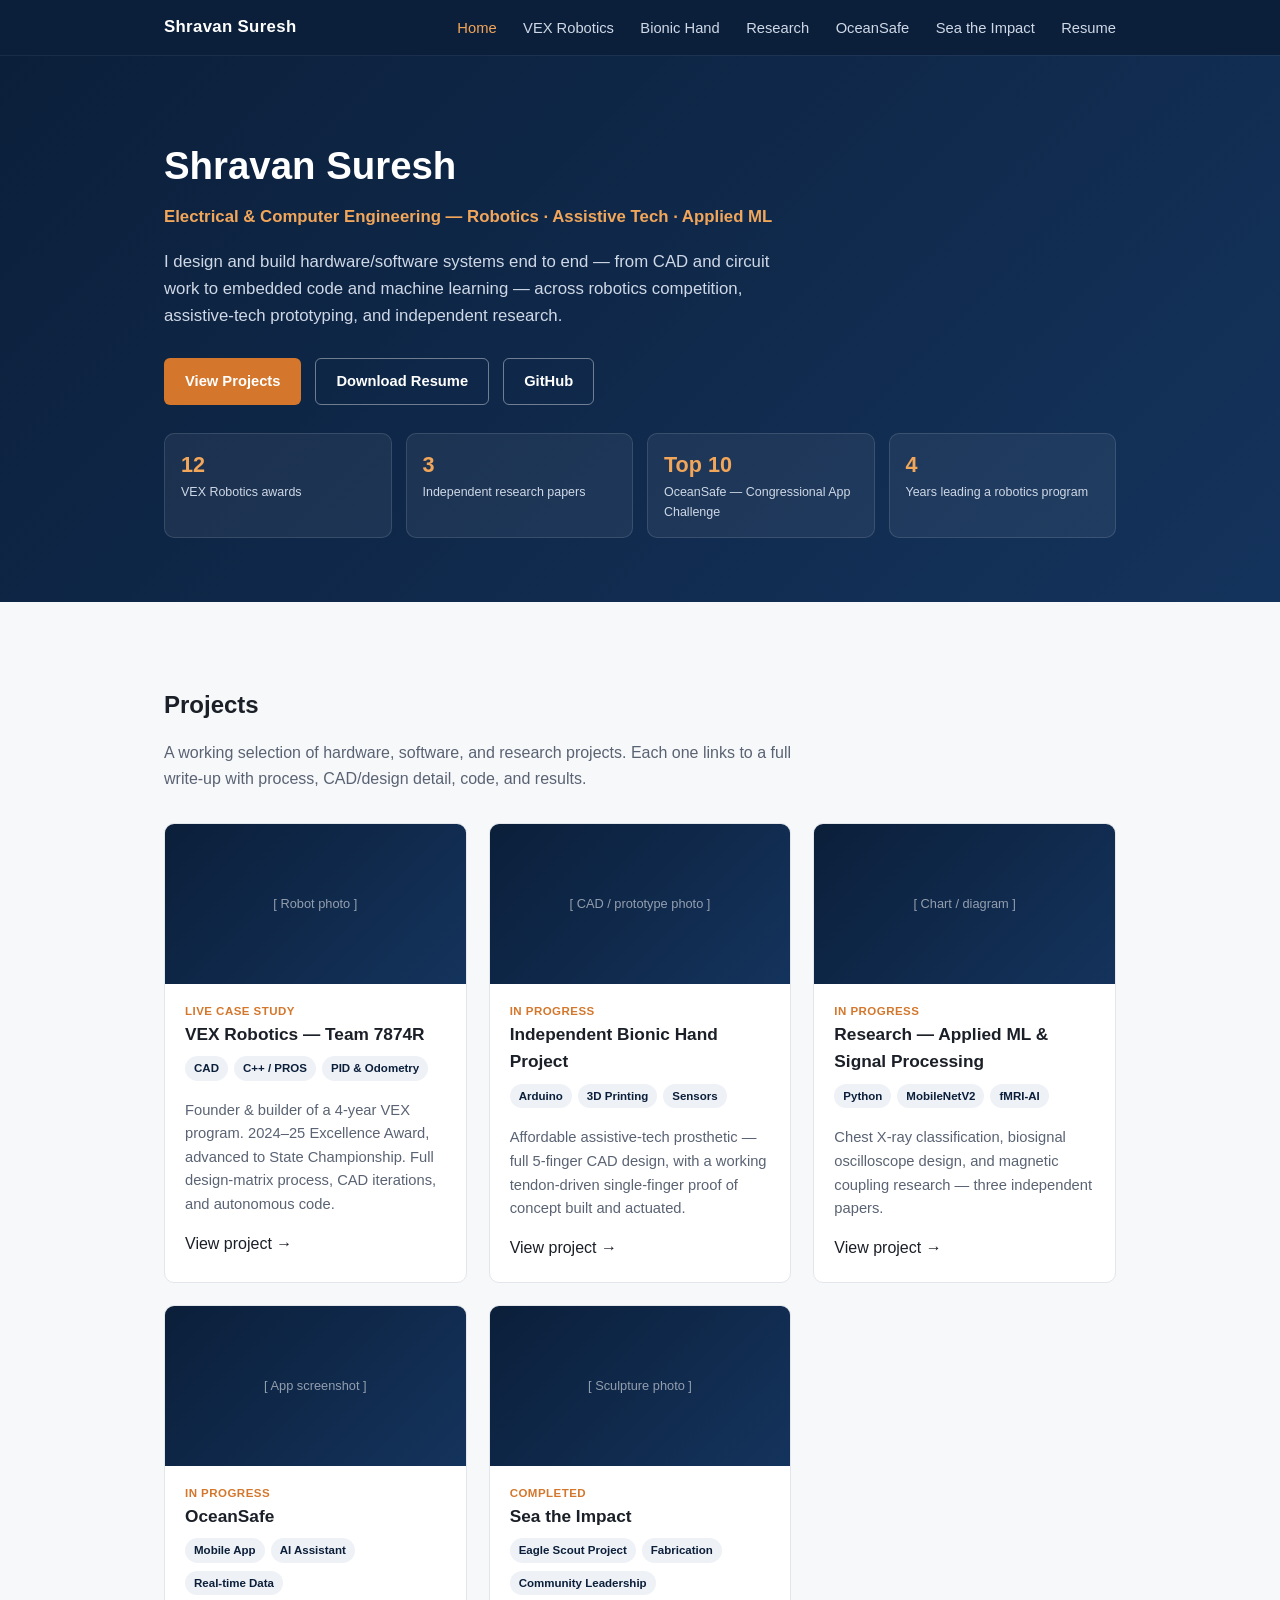
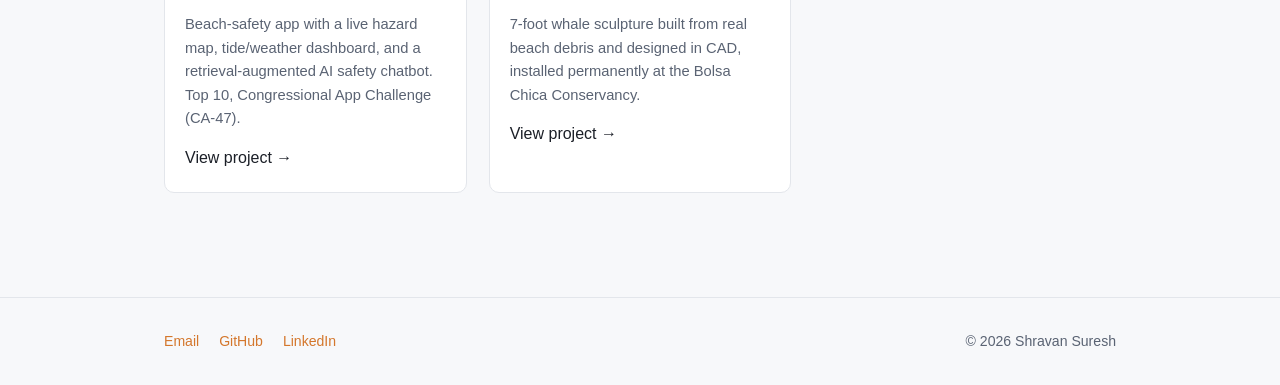
<file: index (2).html>
<!DOCTYPE html>
<html lang="en">
<head>
<meta charset="UTF-8">
<meta name="viewport" content="width=device-width, initial-scale=1.0">
<title>Shravan Suresh — Portfolio</title>
<meta name="description" content="Engineering portfolio — robotics, assistive technology, and applied machine learning.">
<link rel="stylesheet" href="style.css">
</head>
<body>

<header class="site-nav">
  <div class="wrap">
    <a class="brand" href="index.html">Shravan Suresh</a>
    <nav>
      <a href="index.html" class="current">Home</a>
      <a href="vex-robotics.html">VEX Robotics</a>
      <a href="bionic-hand.html">Bionic Hand</a>
      <a href="research.html">Research</a>
      <a href="oceansafe.html">OceanSafe</a>
      <a href="sea-the-impact.html">Sea the Impact</a>
      <!-- Optional: point this at a hosted PDF once you add one -->
      <a href="resume.pdf">Resume</a>
    </nav>
  </div>
</header>

<section class="hero">
  <div class="wrap">
    <h1>Shravan Suresh</h1>
    <div class="role">Electrical &amp; Computer Engineering — Robotics · Assistive Tech · Applied ML</div>
    <p class="lede">
      <!-- Swap this for a 2-3 sentence bio: who you are, what you build, what you're
           aiming at (e.g. transfer applications / internships). Keep it concrete —
           lead with what you've built, not adjectives. -->
      I design and build hardware/software systems end to end — from CAD and circuit
      work to embedded code and machine learning — across robotics competition,
      assistive-tech prototyping, and independent research.
    </p>
    <div class="cta-row">
      <a class="btn primary" href="#projects">View Projects</a>
      <a class="btn ghost" href="resume.pdf">Download Resume</a>
      <!-- Swap in your real GitHub / LinkedIn once decided -->
      <a class="btn ghost" href="https://github.com/YOUR-USERNAME">GitHub</a>
    </div>

    <div class="stat-row">
      <div class="stat-box"><div class="num">12</div><div class="label">VEX Robotics awards</div></div>
      <div class="stat-box"><div class="num">3</div><div class="label">Independent research papers</div></div>
      <div class="stat-box"><div class="num">Top 10</div><div class="label">OceanSafe — Congressional App Challenge</div></div>
      <div class="stat-box"><div class="num">4</div><div class="label">Years leading a robotics program</div></div>
    </div>
  </div>
</section>

<section id="projects">
  <div class="wrap">
    <h2 class="section-heading">Projects</h2>
    <p class="section-sub">A working selection of hardware, software, and research projects. Each one links to a full write-up with process, CAD/design detail, code, and results.</p>

    <div class="project-grid">

      <a class="card" href="vex-robotics.html" style="color:inherit;">
        <div class="thumb"><!-- swap for a robot photo --> [ Robot photo ]</div>
        <div class="body">
          <div class="status">Live case study</div>
          <h3>VEX Robotics — Team 7874R</h3>
          <div class="tag-row">
            <span class="tag">CAD</span><span class="tag">C++ / PROS</span><span class="tag">PID &amp; Odometry</span>
          </div>
          <p>Founder &amp; builder of a 4-year VEX program. 2024–25 Excellence Award, advanced to State Championship. Full design-matrix process, CAD iterations, and autonomous code.</p>
          <span>View project →</span>
        </div>
      </a>

      <a class="card" href="bionic-hand.html" style="color:inherit;">
        <div class="thumb">[ CAD / prototype photo ]</div>
        <div class="body">
          <div class="status">In progress</div>
          <h3>Independent Bionic Hand Project</h3>
          <div class="tag-row">
            <span class="tag">Arduino</span><span class="tag">3D Printing</span><span class="tag">Sensors</span>
          </div>
          <p>Affordable assistive-tech prosthetic — full 5-finger CAD design, with a working tendon-driven single-finger proof of concept built and actuated.</p>
          <span>View project →</span>
        </div>
      </a>

      <a class="card" href="research.html" style="color:inherit;">
        <div class="thumb">[ Chart / diagram ]</div>
        <div class="body">
          <div class="status">In progress</div>
          <h3>Research — Applied ML &amp; Signal Processing</h3>
          <div class="tag-row">
            <span class="tag">Python</span><span class="tag">MobileNetV2</span><span class="tag">fMRI-AI</span>
          </div>
          <p>Chest X-ray classification, biosignal oscilloscope design, and magnetic coupling research — three independent papers.</p>
          <span>View project →</span>
        </div>
      </a>

      <a class="card" href="oceansafe.html" style="color:inherit;">
        <div class="thumb">[ App screenshot ]</div>
        <div class="body">
          <div class="status">In progress</div>
          <h3>OceanSafe</h3>
          <div class="tag-row">
            <span class="tag">Mobile App</span><span class="tag">AI Assistant</span><span class="tag">Real-time Data</span>
          </div>
          <p>Beach-safety app with a live hazard map, tide/weather dashboard, and a retrieval-augmented AI safety chatbot. Top 10, Congressional App Challenge (CA-47).</p>
          <span>View project →</span>
        </div>
      </a>

      <a class="card" href="sea-the-impact.html" style="color:inherit;">
        <div class="thumb">[ Sculpture photo ]</div>
        <div class="body">
          <div class="status">Completed</div>
          <h3>Sea the Impact</h3>
          <div class="tag-row">
            <span class="tag">Eagle Scout Project</span><span class="tag">Fabrication</span><span class="tag">Community Leadership</span>
          </div>
          <p>7-foot whale sculpture built from real beach debris and designed in CAD, installed permanently at the Bolsa Chica Conservancy.</p>
          <span>View project →</span>
        </div>
      </a>

    </div>
  </div>
</section>

<footer>
  <div class="wrap">
    <div>
      <!-- Fill in your real contact details -->
      <a href="mailto:you@example.com">Email</a>
      <a href="https://github.com/YOUR-USERNAME">GitHub</a>
      <a href="https://linkedin.com/in/YOUR-PROFILE">LinkedIn</a>
    </div>
    <div>&copy; 2026 Shravan Suresh</div>
  </div>
</footer>

</body>
</html>
</file>
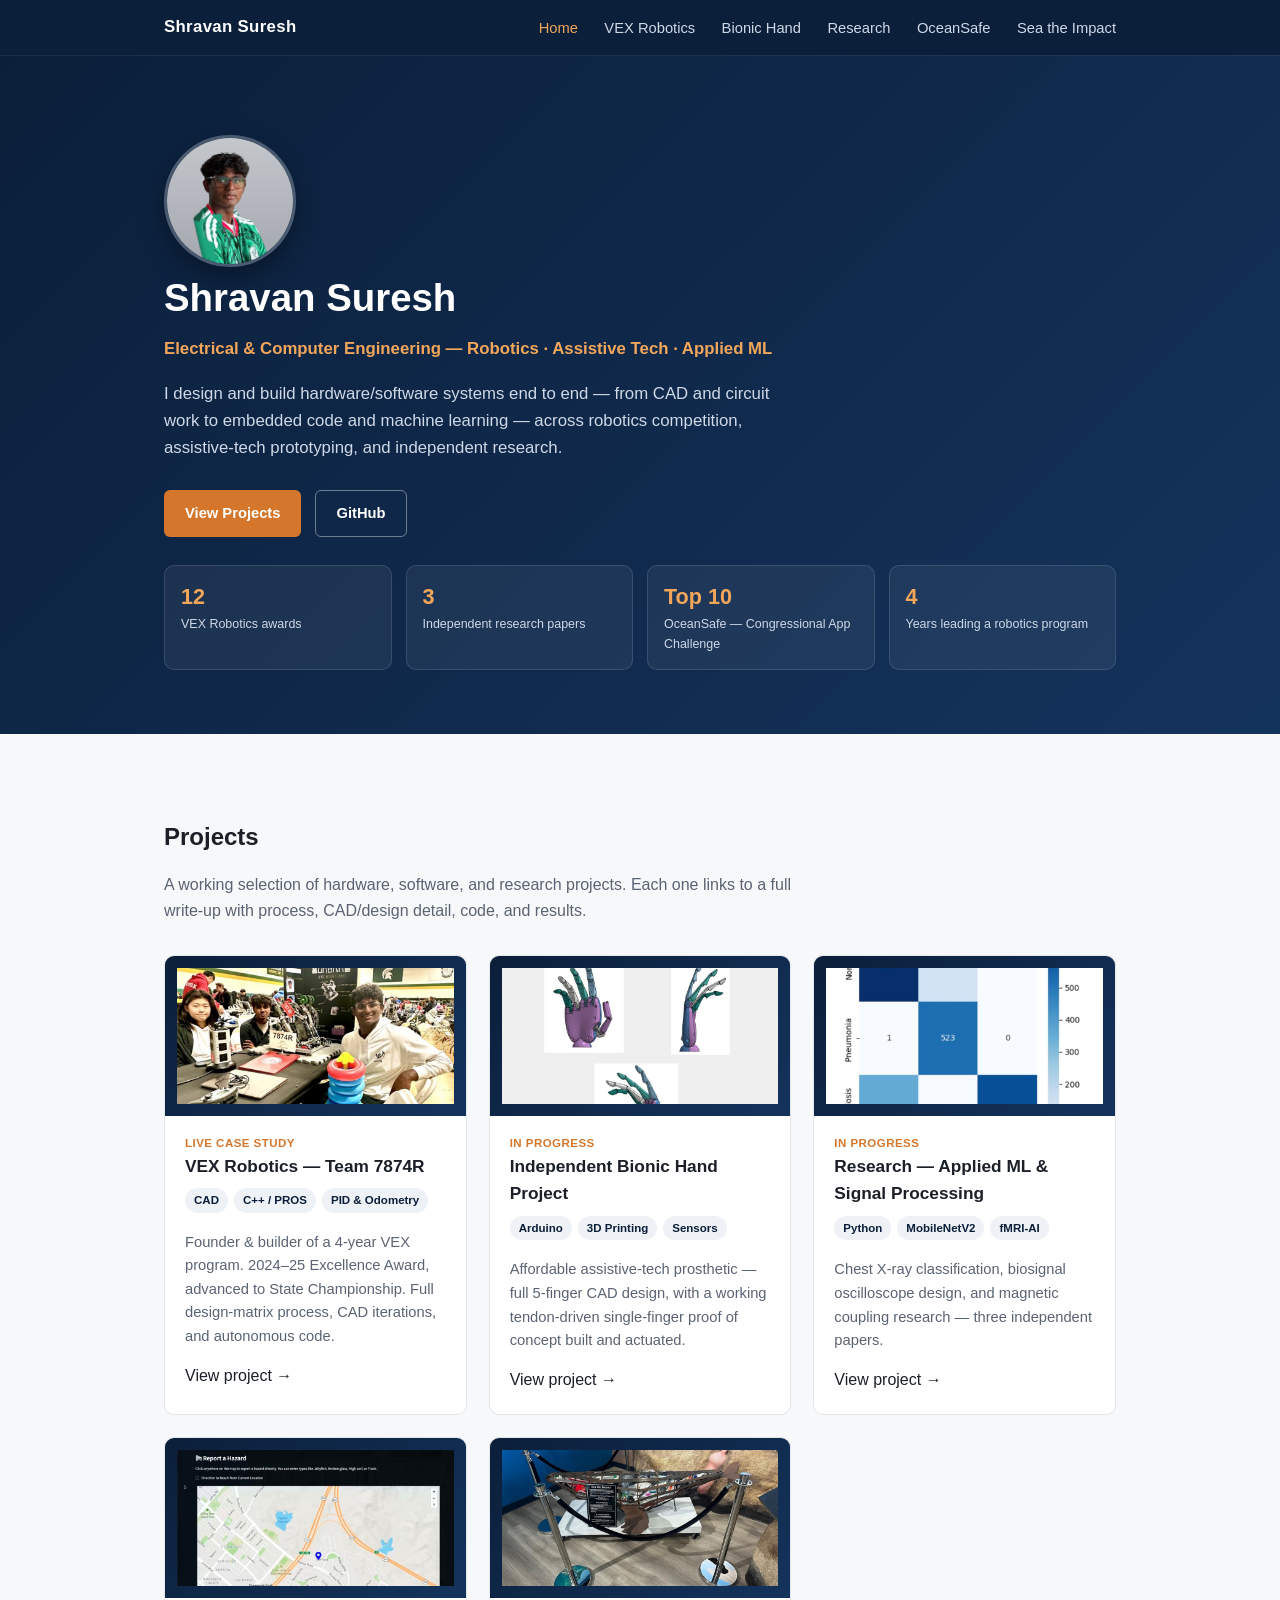
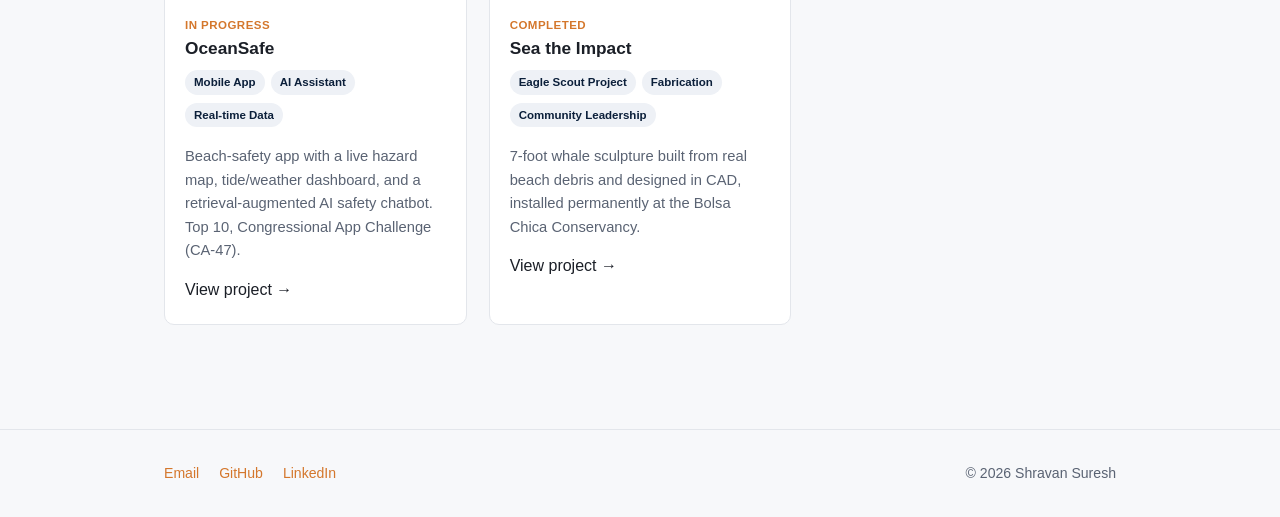
<file: index (3).html>
<!DOCTYPE html>
<html lang="en">
<head>
<meta charset="UTF-8">
<meta name="viewport" content="width=device-width, initial-scale=1.0">
<title>Shravan Suresh — Portfolio</title>
<meta name="description" content="Engineering portfolio — robotics, assistive technology, and applied machine learning.">
<link rel="stylesheet" href="style.css">
</head>
<body>

<header class="site-nav">
  <div class="wrap">
    <a class="brand" href="index.html">Shravan Suresh</a>
    <nav>
      <a href="index.html" class="current">Home</a>
      <a href="vex-robotics.html">VEX Robotics</a>
      <a href="bionic-hand.html">Bionic Hand</a>
      <a href="research.html">Research</a>
      <a href="oceansafe.html">OceanSafe</a>
      <a href="sea-the-impact.html">Sea the Impact</a>
    </nav>
  </div>
</header>

<section class="hero">
  <div class="wrap">
    <img class="headshot" src="assets/shravan-headshot.jpg" alt="Shravan Suresh">
    <h1>Shravan Suresh</h1>
    <div class="role">Electrical &amp; Computer Engineering — Robotics · Assistive Tech · Applied ML</div>
    <p class="lede">
      <!-- Swap this for a 2-3 sentence bio: who you are, what you build, what you're
           aiming at (e.g. transfer applications / internships). Keep it concrete —
           lead with what you've built, not adjectives. -->
      I design and build hardware/software systems end to end — from CAD and circuit
      work to embedded code and machine learning — across robotics competition,
      assistive-tech prototyping, and independent research.
    </p>
    <div class="cta-row">
      <a class="btn primary" href="#projects">View Projects</a>
      <!-- Swap in your real GitHub / LinkedIn once decided -->
      <a class="btn ghost" href="https://github.com/YOUR-USERNAME">GitHub</a>
    </div>

    <div class="stat-row">
      <div class="stat-box"><div class="num">12</div><div class="label">VEX Robotics awards</div></div>
      <div class="stat-box"><div class="num">3</div><div class="label">Independent research papers</div></div>
      <div class="stat-box"><div class="num">Top 10</div><div class="label">OceanSafe — Congressional App Challenge</div></div>
      <div class="stat-box"><div class="num">4</div><div class="label">Years leading a robotics program</div></div>
    </div>
  </div>
</section>

<section id="projects">
  <div class="wrap">
    <h2 class="section-heading">Projects</h2>
    <p class="section-sub">A working selection of hardware, software, and research projects. Each one links to a full write-up with process, CAD/design detail, code, and results.</p>

    <div class="project-grid">

      <a class="card" href="vex-robotics.html" style="color:inherit;">
        <div class="thumb"><img src="assets/vex/cover.jpg" alt="Team 7874R at a VEX competition with the robot and a Create Award trophy"></div>
        <div class="body">
          <div class="status">Live case study</div>
          <h3>VEX Robotics — Team 7874R</h3>
          <div class="tag-row">
            <span class="tag">CAD</span><span class="tag">C++ / PROS</span><span class="tag">PID &amp; Odometry</span>
          </div>
          <p>Founder &amp; builder of a 4-year VEX program. 2024–25 Excellence Award, advanced to State Championship. Full design-matrix process, CAD iterations, and autonomous code.</p>
          <span>View project →</span>
        </div>
      </a>

      <a class="card" href="bionic-hand.html" style="color:inherit;">
        <div class="thumb"><img src="assets/bionic-hand/cover.jpg" alt="CAD renders of the five-finger bionic hand design"></div>
        <div class="body">
          <div class="status">In progress</div>
          <h3>Independent Bionic Hand Project</h3>
          <div class="tag-row">
            <span class="tag">Arduino</span><span class="tag">3D Printing</span><span class="tag">Sensors</span>
          </div>
          <p>Affordable assistive-tech prosthetic — full 5-finger CAD design, with a working tendon-driven single-finger proof of concept built and actuated.</p>
          <span>View project →</span>
        </div>
      </a>

      <a class="card" href="research.html" style="color:inherit;">
        <div class="thumb"><img src="assets/research/cover.jpg" alt="Confusion matrix from the chest X-ray classifier"></div>
        <div class="body">
          <div class="status">In progress</div>
          <h3>Research — Applied ML &amp; Signal Processing</h3>
          <div class="tag-row">
            <span class="tag">Python</span><span class="tag">MobileNetV2</span><span class="tag">fMRI-AI</span>
          </div>
          <p>Chest X-ray classification, biosignal oscilloscope design, and magnetic coupling research — three independent papers.</p>
          <span>View project →</span>
        </div>
      </a>

      <a class="card" href="oceansafe.html" style="color:inherit;">
        <div class="thumb"><img src="assets/oceansafe/cover.jpg" alt="OceanSafe's live hazard map"></div>
        <div class="body">
          <div class="status">In progress</div>
          <h3>OceanSafe</h3>
          <div class="tag-row">
            <span class="tag">Mobile App</span><span class="tag">AI Assistant</span><span class="tag">Real-time Data</span>
          </div>
          <p>Beach-safety app with a live hazard map, tide/weather dashboard, and a retrieval-augmented AI safety chatbot. Top 10, Congressional App Challenge (CA-47).</p>
          <span>View project →</span>
        </div>
      </a>

      <a class="card" href="sea-the-impact.html" style="color:inherit;">
        <div class="thumb"><img src="assets/sea-the-impact/cover.jpg" alt="The finished whale sculpture on display at the Bolsa Chica Conservancy"></div>
        <div class="body">
          <div class="status">Completed</div>
          <h3>Sea the Impact</h3>
          <div class="tag-row">
            <span class="tag">Eagle Scout Project</span><span class="tag">Fabrication</span><span class="tag">Community Leadership</span>
          </div>
          <p>7-foot whale sculpture built from real beach debris and designed in CAD, installed permanently at the Bolsa Chica Conservancy.</p>
          <span>View project →</span>
        </div>
      </a>

    </div>
  </div>
</section>

<footer>
  <div class="wrap">
    <div>
      <!-- Fill in your real contact details -->
      <a href="mailto:you@example.com">Email</a>
      <a href="https://github.com/YOUR-USERNAME">GitHub</a>
      <a href="https://linkedin.com/in/YOUR-PROFILE">LinkedIn</a>
    </div>
    <div>&copy; 2026 Shravan Suresh</div>
  </div>
</footer>

</body>
</html>
</file>
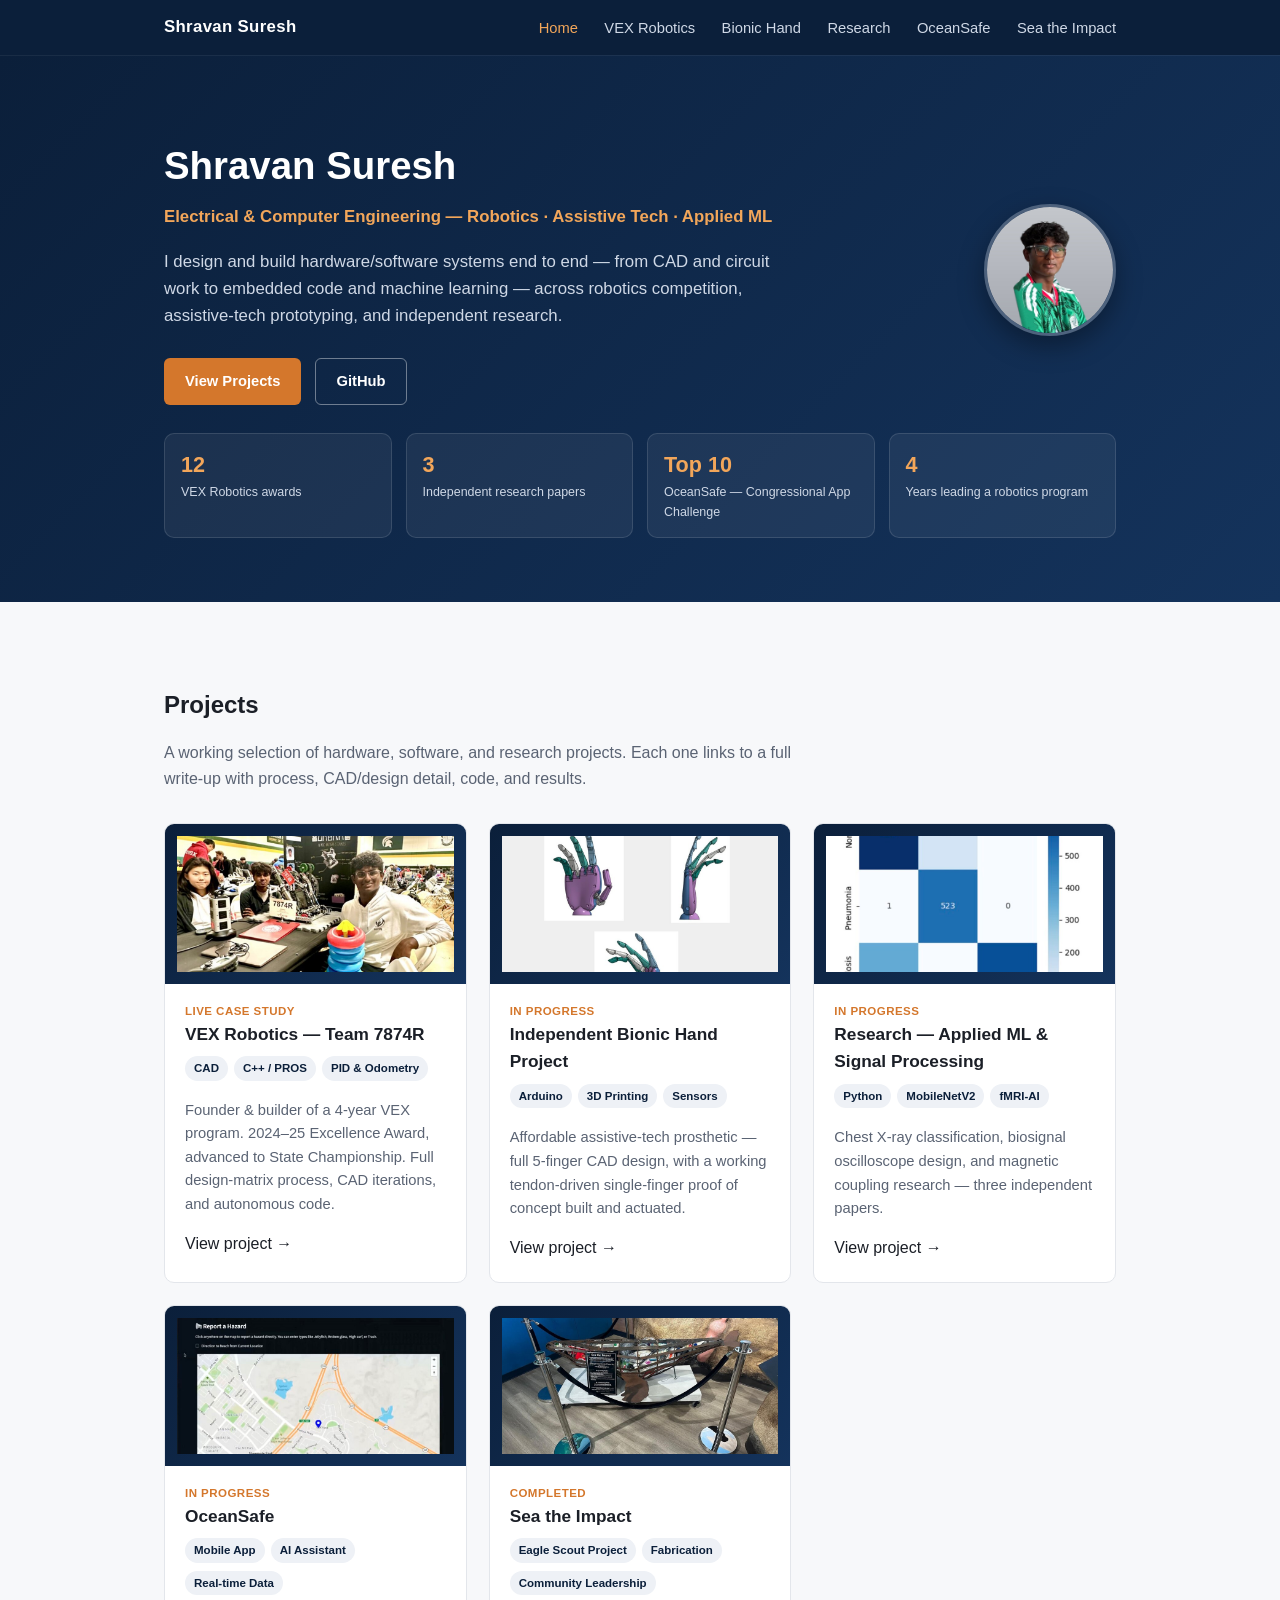
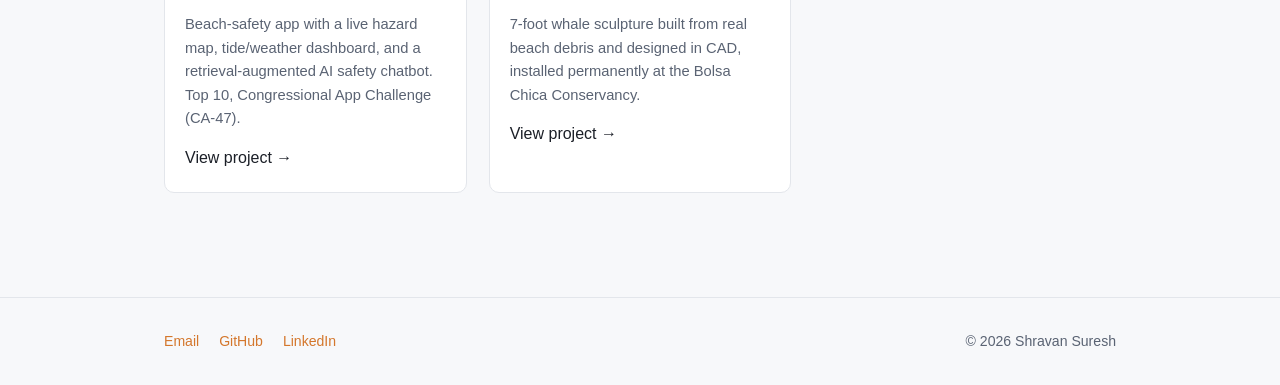
<file: index (4).html>
<!DOCTYPE html>
<html lang="en">
<head>
<meta charset="UTF-8">
<meta name="viewport" content="width=device-width, initial-scale=1.0">
<title>Shravan Suresh — Portfolio</title>
<meta name="description" content="Engineering portfolio — robotics, assistive technology, and applied machine learning.">
<link rel="stylesheet" href="style.css">
</head>
<body>

<header class="site-nav">
  <div class="wrap">
    <a class="brand" href="index.html">Shravan Suresh</a>
    <nav>
      <a href="index.html" class="current">Home</a>
      <a href="vex-robotics.html">VEX Robotics</a>
      <a href="bionic-hand.html">Bionic Hand</a>
      <a href="research.html">Research</a>
      <a href="oceansafe.html">OceanSafe</a>
      <a href="sea-the-impact.html">Sea the Impact</a>
    </nav>
  </div>
</header>

<section class="hero">
  <div class="wrap">
    <div class="hero-top">
      <div class="hero-intro">
        <h1>Shravan Suresh</h1>
        <div class="role">Electrical &amp; Computer Engineering — Robotics · Assistive Tech · Applied ML</div>
        <p class="lede">
          <!-- Swap this for a 2-3 sentence bio: who you are, what you build, what you're
               aiming at (e.g. transfer applications / internships). Keep it concrete —
               lead with what you've built, not adjectives. -->
          I design and build hardware/software systems end to end — from CAD and circuit
          work to embedded code and machine learning — across robotics competition,
          assistive-tech prototyping, and independent research.
        </p>
        <div class="cta-row">
          <a class="btn primary" href="#projects">View Projects</a>
          <!-- Swap in your real GitHub / LinkedIn once decided -->
          <a class="btn ghost" href="https://github.com/YOUR-USERNAME">GitHub</a>
        </div>
      </div>
      <img class="headshot" src="assets/shravan-headshot.jpg" alt="Shravan Suresh">
    </div>

    <div class="stat-row">
      <div class="stat-box"><div class="num">12</div><div class="label">VEX Robotics awards</div></div>
      <div class="stat-box"><div class="num">3</div><div class="label">Independent research papers</div></div>
      <div class="stat-box"><div class="num">Top 10</div><div class="label">OceanSafe — Congressional App Challenge</div></div>
      <div class="stat-box"><div class="num">4</div><div class="label">Years leading a robotics program</div></div>
    </div>
  </div>
</section>

<section id="projects">
  <div class="wrap">
    <h2 class="section-heading">Projects</h2>
    <p class="section-sub">A working selection of hardware, software, and research projects. Each one links to a full write-up with process, CAD/design detail, code, and results.</p>

    <div class="project-grid">

      <a class="card" href="vex-robotics.html" style="color:inherit;">
        <div class="thumb"><img src="assets/vex/cover.jpg" alt="Team 7874R at a VEX competition with the robot and a Create Award trophy"></div>
        <div class="body">
          <div class="status">Live case study</div>
          <h3>VEX Robotics — Team 7874R</h3>
          <div class="tag-row">
            <span class="tag">CAD</span><span class="tag">C++ / PROS</span><span class="tag">PID &amp; Odometry</span>
          </div>
          <p>Founder &amp; builder of a 4-year VEX program. 2024–25 Excellence Award, advanced to State Championship. Full design-matrix process, CAD iterations, and autonomous code.</p>
          <span>View project →</span>
        </div>
      </a>

      <a class="card" href="bionic-hand.html" style="color:inherit;">
        <div class="thumb"><img src="assets/bionic-hand/cover.jpg" alt="CAD renders of the five-finger bionic hand design"></div>
        <div class="body">
          <div class="status">In progress</div>
          <h3>Independent Bionic Hand Project</h3>
          <div class="tag-row">
            <span class="tag">Arduino</span><span class="tag">3D Printing</span><span class="tag">Sensors</span>
          </div>
          <p>Affordable assistive-tech prosthetic — full 5-finger CAD design, with a working tendon-driven single-finger proof of concept built and actuated.</p>
          <span>View project →</span>
        </div>
      </a>

      <a class="card" href="research.html" style="color:inherit;">
        <div class="thumb"><img src="assets/research/cover.jpg" alt="Confusion matrix from the chest X-ray classifier"></div>
        <div class="body">
          <div class="status">In progress</div>
          <h3>Research — Applied ML &amp; Signal Processing</h3>
          <div class="tag-row">
            <span class="tag">Python</span><span class="tag">MobileNetV2</span><span class="tag">fMRI-AI</span>
          </div>
          <p>Chest X-ray classification, biosignal oscilloscope design, and magnetic coupling research — three independent papers.</p>
          <span>View project →</span>
        </div>
      </a>

      <a class="card" href="oceansafe.html" style="color:inherit;">
        <div class="thumb"><img src="assets/oceansafe/cover.jpg" alt="OceanSafe's live hazard map"></div>
        <div class="body">
          <div class="status">In progress</div>
          <h3>OceanSafe</h3>
          <div class="tag-row">
            <span class="tag">Mobile App</span><span class="tag">AI Assistant</span><span class="tag">Real-time Data</span>
          </div>
          <p>Beach-safety app with a live hazard map, tide/weather dashboard, and a retrieval-augmented AI safety chatbot. Top 10, Congressional App Challenge (CA-47).</p>
          <span>View project →</span>
        </div>
      </a>

      <a class="card" href="sea-the-impact.html" style="color:inherit;">
        <div class="thumb"><img src="assets/sea-the-impact/cover.jpg" alt="The finished whale sculpture on display at the Bolsa Chica Conservancy"></div>
        <div class="body">
          <div class="status">Completed</div>
          <h3>Sea the Impact</h3>
          <div class="tag-row">
            <span class="tag">Eagle Scout Project</span><span class="tag">Fabrication</span><span class="tag">Community Leadership</span>
          </div>
          <p>7-foot whale sculpture built from real beach debris and designed in CAD, installed permanently at the Bolsa Chica Conservancy.</p>
          <span>View project →</span>
        </div>
      </a>

    </div>
  </div>
</section>

<footer>
  <div class="wrap">
    <div>
      <!-- Fill in your real contact details -->
      <a href="mailto:you@example.com">Email</a>
      <a href="https://github.com/YOUR-USERNAME">GitHub</a>
      <a href="https://linkedin.com/in/YOUR-PROFILE">LinkedIn</a>
    </div>
    <div>&copy; 2026 Shravan Suresh</div>
  </div>
</footer>

</body>
</html>
</file>
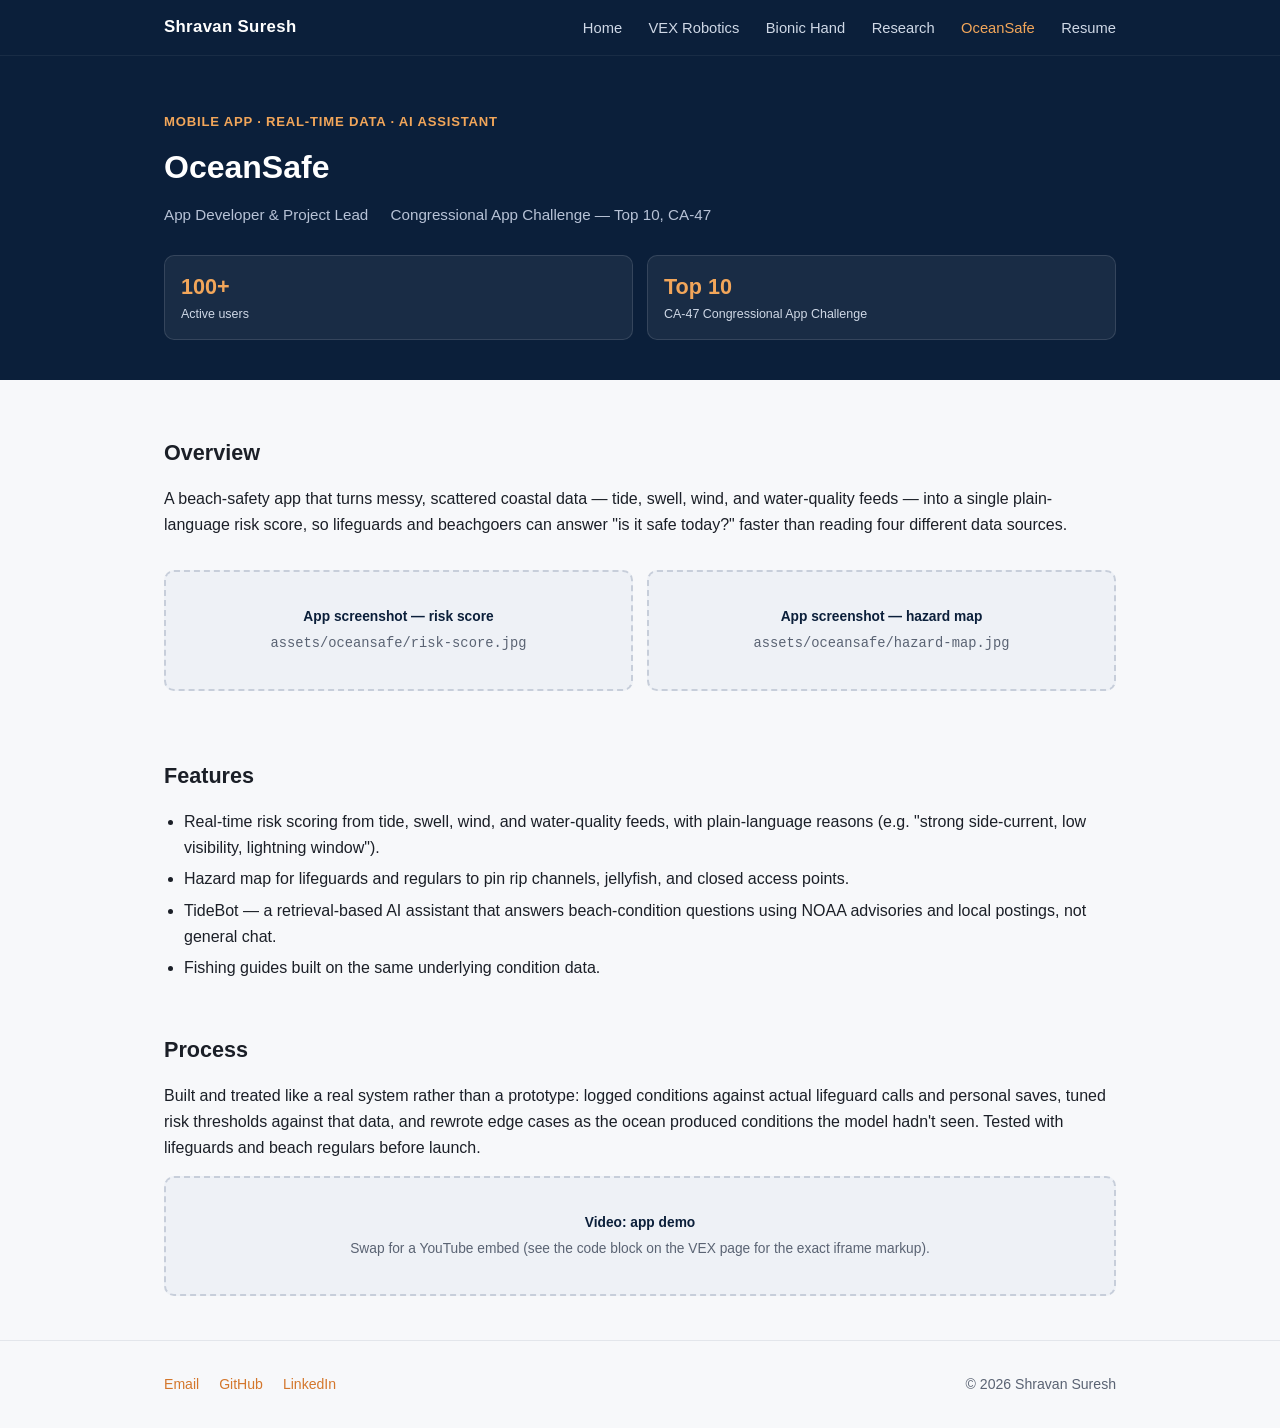
<file: oceansafe (1).html>
<!DOCTYPE html>
<html lang="en">
<head>
<meta charset="UTF-8">
<meta name="viewport" content="width=device-width, initial-scale=1.0">
<title>OceanSafe | Shravan Suresh</title>
<link rel="stylesheet" href="style.css">
</head>
<body>

<header class="site-nav">
  <div class="wrap">
    <a class="brand" href="index.html">Shravan Suresh</a>
    <nav>
      <a href="index.html">Home</a>
      <a href="vex-robotics.html">VEX Robotics</a>
      <a href="bionic-hand.html">Bionic Hand</a>
      <a href="research.html">Research</a>
      <a href="oceansafe.html" class="current">OceanSafe</a>
      <a href="resume.pdf">Resume</a>
    </nav>
  </div>
</header>

<div class="project-hero">
  <div class="wrap">
    <div class="eyebrow">Mobile App · Real-time Data · AI Assistant</div>
    <h1>OceanSafe</h1>
    <div class="meta">
      <span>App Developer &amp; Project Lead</span>
      <span>Congressional App Challenge — Top 10, CA-47</span>
    </div>
    <div class="stat-row">
      <div class="stat-box"><div class="num">100+</div><div class="label">Active users</div></div>
      <div class="stat-box"><div class="num">Top 10</div><div class="label">CA-47 Congressional App Challenge</div></div>
    </div>
  </div>
</div>

<article class="wrap" style="padding-top:48px;">

  <div class="section-block">
    <h2>Overview</h2>
    <p>
      A beach-safety app that turns messy, scattered coastal data — tide, swell, wind, and water-quality
      feeds — into a single plain-language risk score, so lifeguards and beachgoers can answer "is it
      safe today?" faster than reading four different data sources.
    </p>
    <div class="media-grid">
      <div class="media-placeholder"><span class="label">App screenshot — risk score</span><code>assets/oceansafe/risk-score.jpg</code></div>
      <div class="media-placeholder"><span class="label">App screenshot — hazard map</span><code>assets/oceansafe/hazard-map.jpg</code></div>
    </div>
  </div>

  <div class="section-block">
    <h2>Features</h2>
    <ul class="clean">
      <li>Real-time risk scoring from tide, swell, wind, and water-quality feeds, with plain-language reasons (e.g. "strong side-current, low visibility, lightning window").</li>
      <li>Hazard map for lifeguards and regulars to pin rip channels, jellyfish, and closed access points.</li>
      <li>TideBot — a retrieval-based AI assistant that answers beach-condition questions using NOAA advisories and local postings, not general chat.</li>
      <li>Fishing guides built on the same underlying condition data.</li>
    </ul>
  </div>

  <div class="section-block">
    <h2>Process</h2>
    <p>
      Built and treated like a real system rather than a prototype: logged conditions against actual
      lifeguard calls and personal saves, tuned risk thresholds against that data, and rewrote edge cases
      as the ocean produced conditions the model hadn't seen. Tested with lifeguards and beach regulars
      before launch.
    </p>
    <div class="media-placeholder">
      <span class="label">Video: app demo</span>
      Swap for a YouTube embed (see the code block on the VEX page for the exact iframe markup).
    </div>
  </div>

</article>

<footer>
  <div class="wrap">
    <div>
      <a href="mailto:you@example.com">Email</a>
      <a href="https://github.com/YOUR-USERNAME">GitHub</a>
      <a href="https://linkedin.com/in/YOUR-PROFILE">LinkedIn</a>
    </div>
    <div>&copy; 2026 Shravan Suresh</div>
  </div>
</footer>

</body>
</html>
</file>
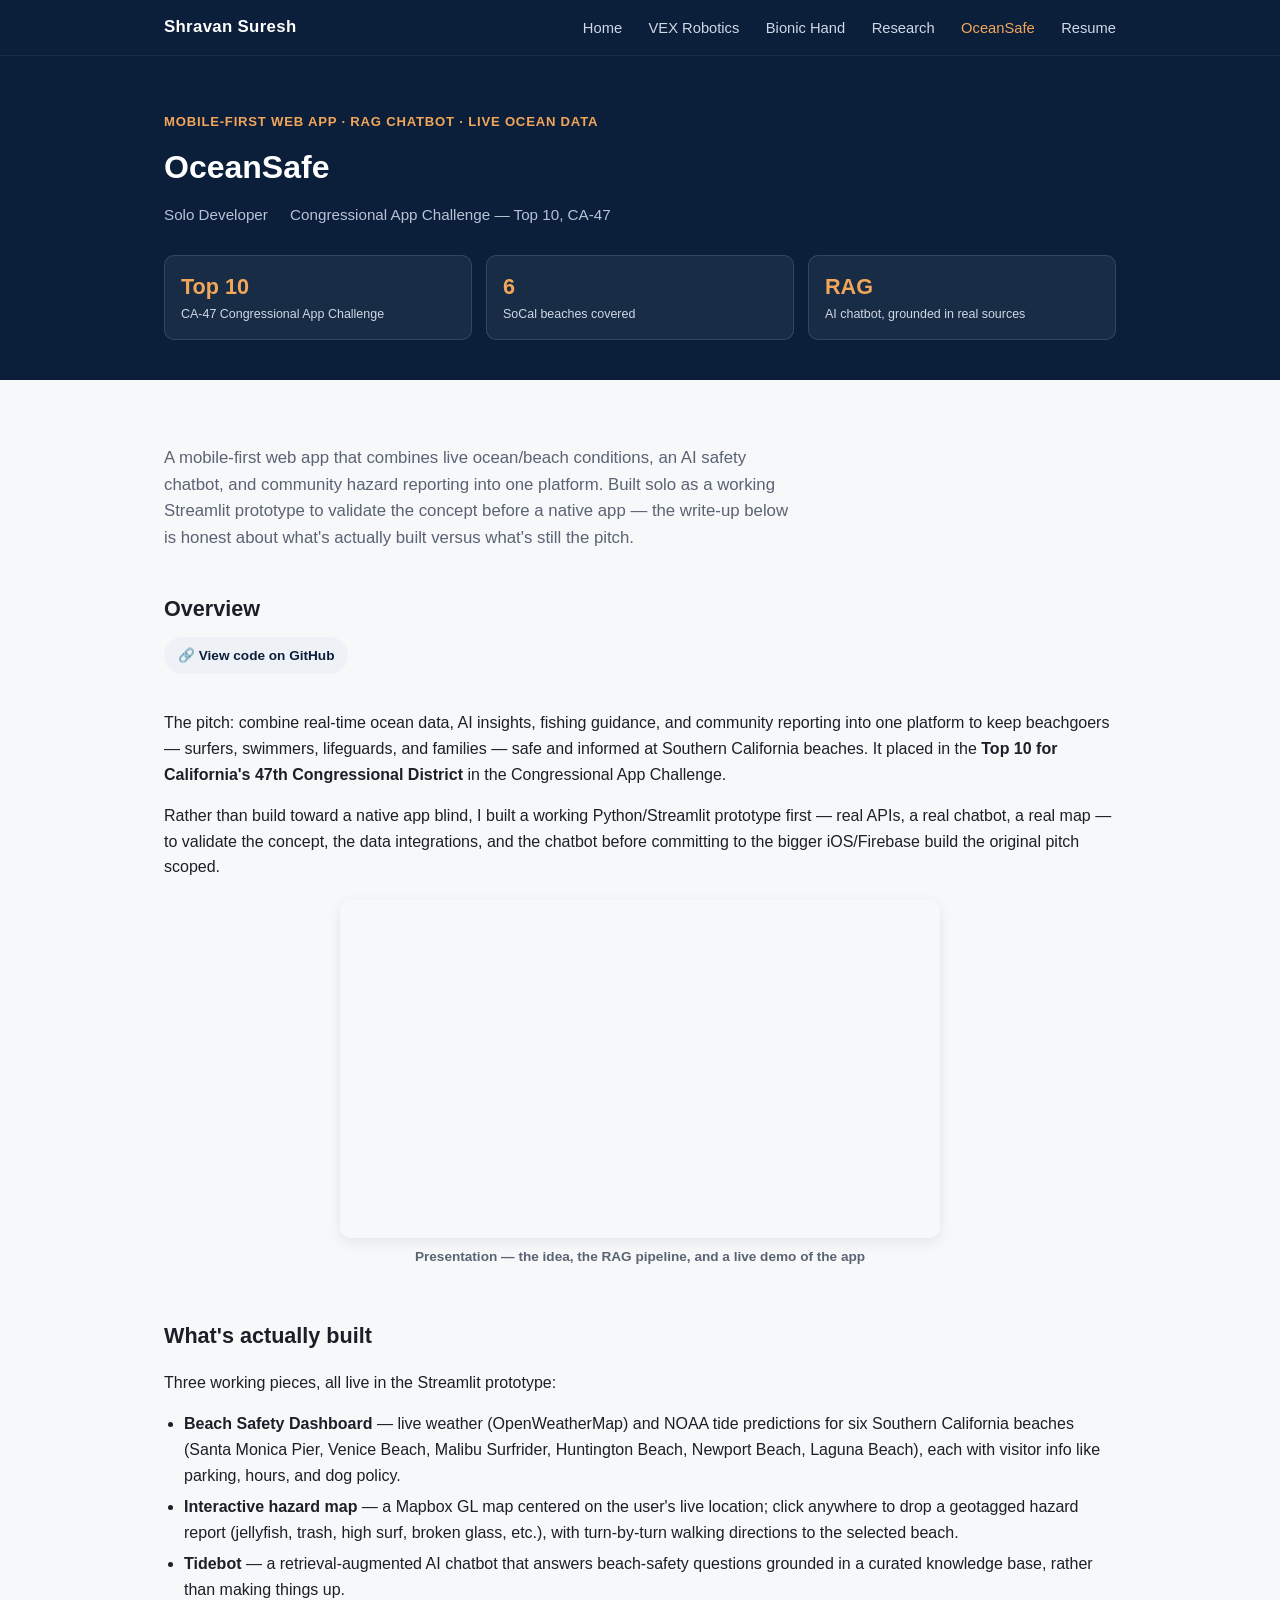
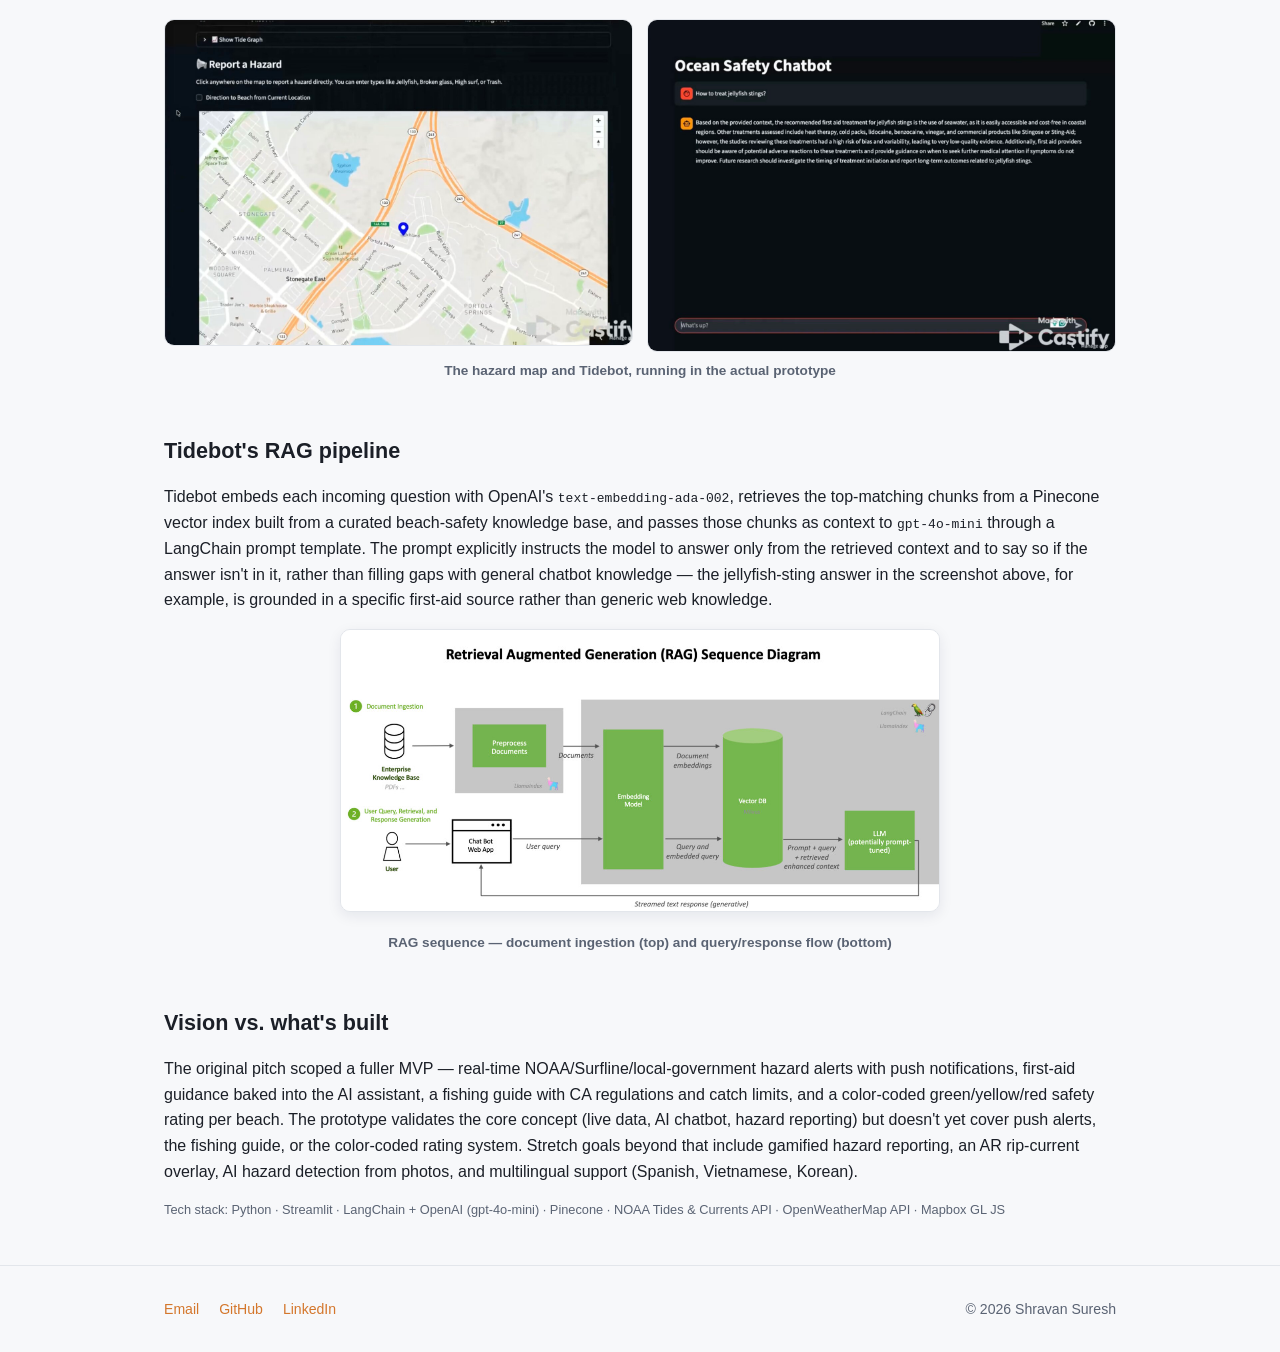
<file: oceansafe (2).html>
<!DOCTYPE html>
<html lang="en">
<head>
<meta charset="UTF-8">
<meta name="viewport" content="width=device-width, initial-scale=1.0">
<title>OceanSafe | Shravan Suresh</title>
<link rel="stylesheet" href="style.css">
</head>
<body>

<header class="site-nav">
  <div class="wrap">
    <a class="brand" href="index.html">Shravan Suresh</a>
    <nav>
      <a href="index.html">Home</a>
      <a href="vex-robotics.html">VEX Robotics</a>
      <a href="bionic-hand.html">Bionic Hand</a>
      <a href="research.html">Research</a>
      <a href="oceansafe.html" class="current">OceanSafe</a>
      <a href="resume.pdf">Resume</a>
    </nav>
  </div>
</header>

<div class="project-hero">
  <div class="wrap">
    <div class="eyebrow">Mobile-First Web App · RAG Chatbot · Live Ocean Data</div>
    <h1>OceanSafe</h1>
    <div class="meta">
      <span>Solo Developer</span>
      <span>Congressional App Challenge — Top 10, CA-47</span>
    </div>
    <div class="stat-row">
      <div class="stat-box"><div class="num">Top 10</div><div class="label">CA-47 Congressional App Challenge</div></div>
      <div class="stat-box"><div class="num">6</div><div class="label">SoCal beaches covered</div></div>
      <div class="stat-box"><div class="num">RAG</div><div class="label">AI chatbot, grounded in real sources</div></div>
    </div>
  </div>
</div>

<article class="wrap" style="padding-top:48px;">

  <p class="section-sub" style="font-size:1.05rem;">
    A mobile-first web app that combines live ocean/beach conditions, an AI safety chatbot, and
    community hazard reporting into one platform. Built solo as a working Streamlit prototype to
    validate the concept before a native app — the write-up below is honest about what's actually
    built versus what's still the pitch.
  </p>

  <div class="section-block">
    <h2>Overview</h2>
    <a class="repo-link" href="https://github.com/SSR2308/oceansafe" target="_blank" rel="noopener">
      &#128279; View code on GitHub
    </a>
    <p>
      The pitch: combine real-time ocean data, AI insights, fishing guidance, and community reporting
      into one platform to keep beachgoers — surfers, swimmers, lifeguards, and families — safe and
      informed at Southern California beaches. It placed in the <strong>Top 10 for California's 47th
      Congressional District</strong> in the Congressional App Challenge.
    </p>
    <p>
      Rather than build toward a native app blind, I built a working Python/Streamlit prototype first —
      real APIs, a real chatbot, a real map — to validate the concept, the data integrations, and the
      chatbot before committing to the bigger iOS/Firebase build the original pitch scoped.
    </p>
    <div style="max-width:600px;margin:20px auto 6px;aspect-ratio:16/9;border-radius:var(--radius);overflow:hidden;box-shadow:0 4px 14px rgba(11,31,58,0.08);">
      <iframe src="https://drive.google.com/file/d/1-xldHEz9fxrd6zQRUwMC227LTkRYFs2V/preview" style="width:100%;height:100%;border:0;" allow="autoplay" allowfullscreen></iframe>
    </div>
    <p class="photo-caption">Presentation — the idea, the RAG pipeline, and a live demo of the app</p>
  </div>

  <div class="section-block">
    <h2>What's actually built</h2>
    <p>
      Three working pieces, all live in the Streamlit prototype:
    </p>
    <ul class="clean">
      <li><strong>Beach Safety Dashboard</strong> — live weather (OpenWeatherMap) and NOAA tide predictions for six Southern California beaches (Santa Monica Pier, Venice Beach, Malibu Surfrider, Huntington Beach, Newport Beach, Laguna Beach), each with visitor info like parking, hours, and dog policy.</li>
      <li><strong>Interactive hazard map</strong> — a Mapbox GL map centered on the user's live location; click anywhere to drop a geotagged hazard report (jellyfish, trash, high surf, broken glass, etc.), with turn-by-turn walking directions to the selected beach.</li>
      <li><strong>Tidebot</strong> — a retrieval-augmented AI chatbot that answers beach-safety questions grounded in a curated knowledge base, rather than making things up.</li>
    </ul>
    <div class="media-grid">
      <div>
        <img src="assets/oceansafe/hazard-map.jpg" alt="OceanSafe hazard map — click-to-report interface with live location">
      </div>
      <div>
        <img src="assets/oceansafe/tidebot-chat.jpg" alt="Tidebot chatbot answering a question about jellyfish sting treatment">
      </div>
    </div>
    <p class="photo-caption">The hazard map and Tidebot, running in the actual prototype</p>
  </div>

  <div class="section-block">
    <h2>Tidebot's RAG pipeline</h2>
    <p>
      Tidebot embeds each incoming question with OpenAI's <code>text-embedding-ada-002</code>, retrieves
      the top-matching chunks from a Pinecone vector index built from a curated beach-safety knowledge
      base, and passes those chunks as context to <code>gpt-4o-mini</code> through a LangChain prompt
      template. The prompt explicitly instructs the model to answer only from the retrieved context and
      to say so if the answer isn't in it, rather than filling gaps with general chatbot knowledge —
      the jellyfish-sting answer in the screenshot above, for example, is grounded in a specific
      first-aid source rather than generic web knowledge.
    </p>
    <img class="doc-shot wide" src="assets/oceansafe/rag-pipeline-diagram.jpg" alt="Retrieval-augmented generation sequence diagram — document ingestion into a vector DB, then query embedding, retrieval, and LLM response generation">
    <p class="photo-caption">RAG sequence — document ingestion (top) and query/response flow (bottom)</p>
  </div>

  <div class="section-block">
    <h2>Vision vs. what's built</h2>
    <p>
      The original pitch scoped a fuller MVP — real-time NOAA/Surfline/local-government hazard alerts
      with push notifications, first-aid guidance baked into the AI assistant, a fishing guide with
      CA regulations and catch limits, and a color-coded green/yellow/red safety rating per beach.
      The prototype validates the core concept (live data, AI chatbot, hazard reporting) but doesn't
      yet cover push alerts, the fishing guide, or the color-coded rating system. Stretch goals beyond
      that include gamified hazard reporting, an AR rip-current overlay, AI hazard detection from
      photos, and multilingual support (Spanish, Vietnamese, Korean).
    </p>
    <p class="code-caption" style="margin-top:4px;">
      Tech stack: Python · Streamlit · LangChain + OpenAI (gpt-4o-mini) · Pinecone · NOAA Tides &amp; Currents API · OpenWeatherMap API · Mapbox GL JS
    </p>
  </div>

</article>

<footer>
  <div class="wrap">
    <div>
      <a href="mailto:you@example.com">Email</a>
      <a href="https://github.com/YOUR-USERNAME">GitHub</a>
      <a href="https://linkedin.com/in/YOUR-PROFILE">LinkedIn</a>
    </div>
    <div>&copy; 2026 Shravan Suresh</div>
  </div>
</footer>

</body>
</html>
</file>
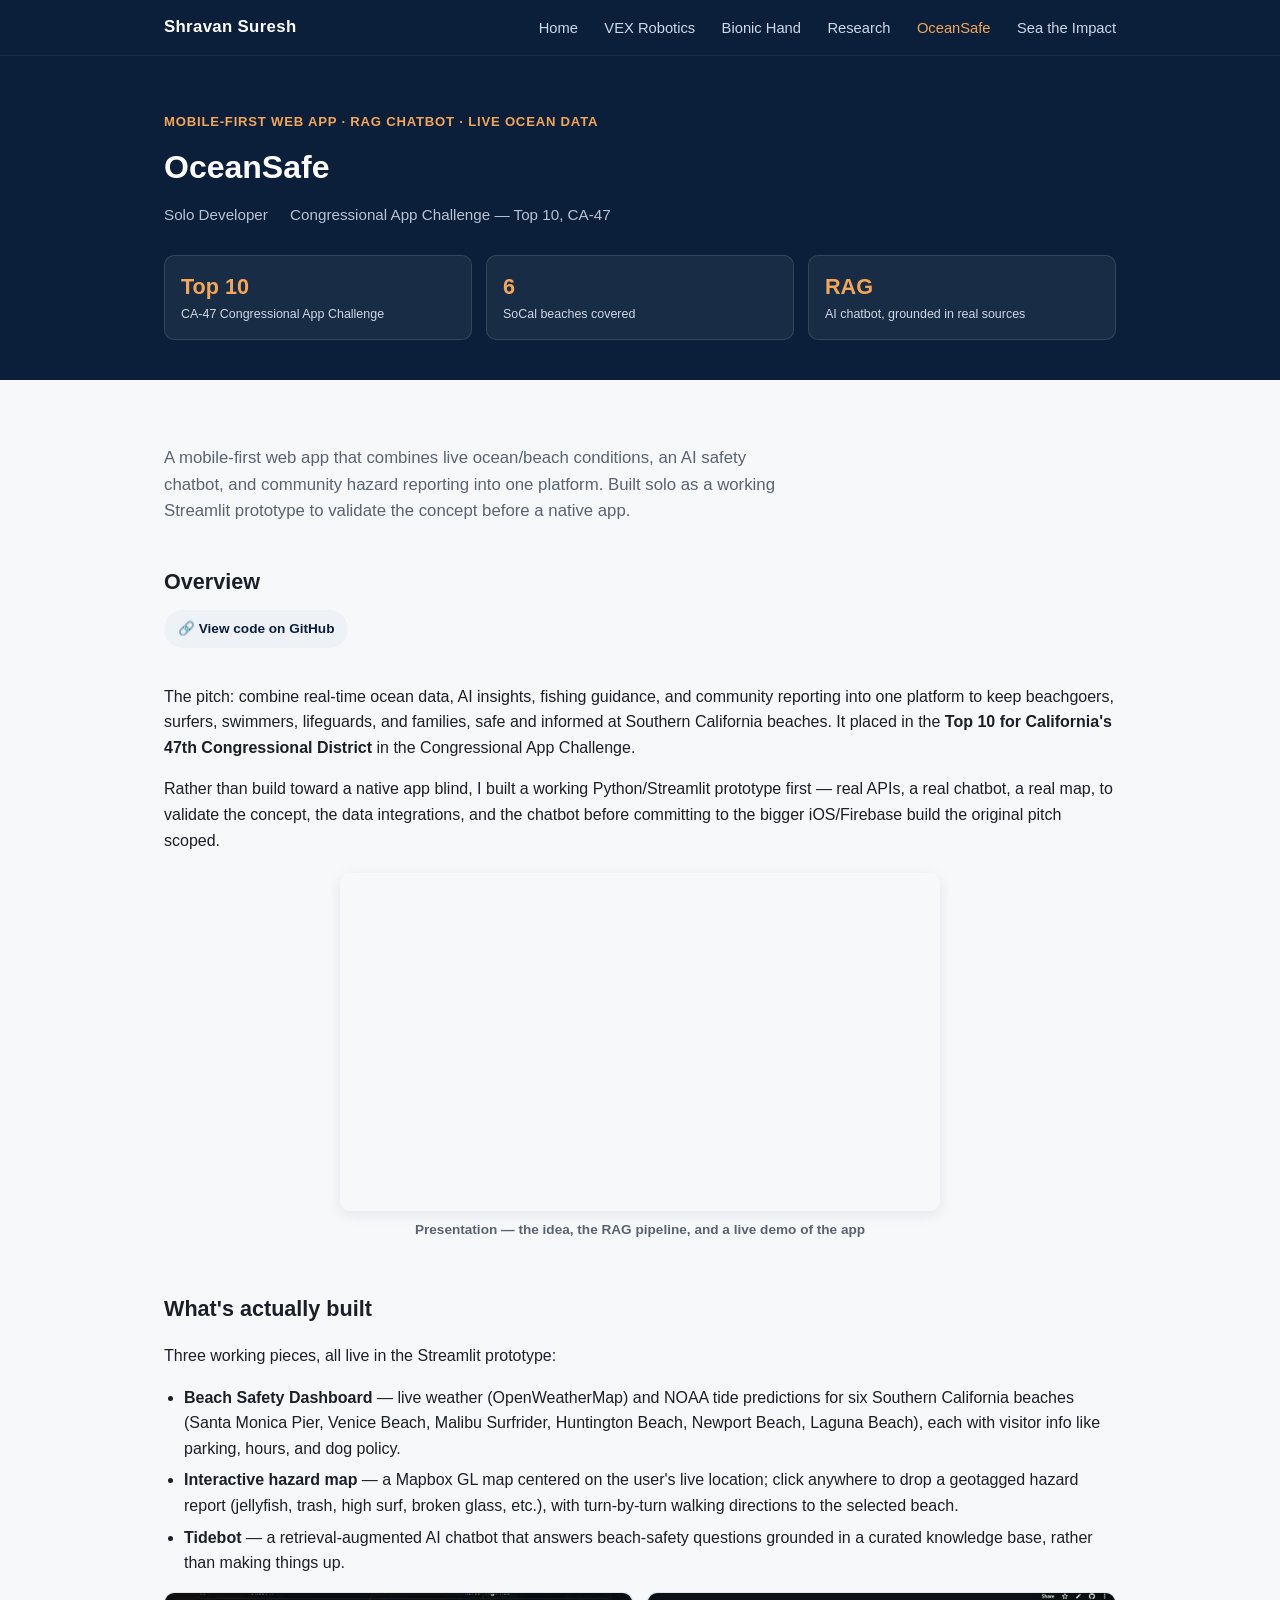
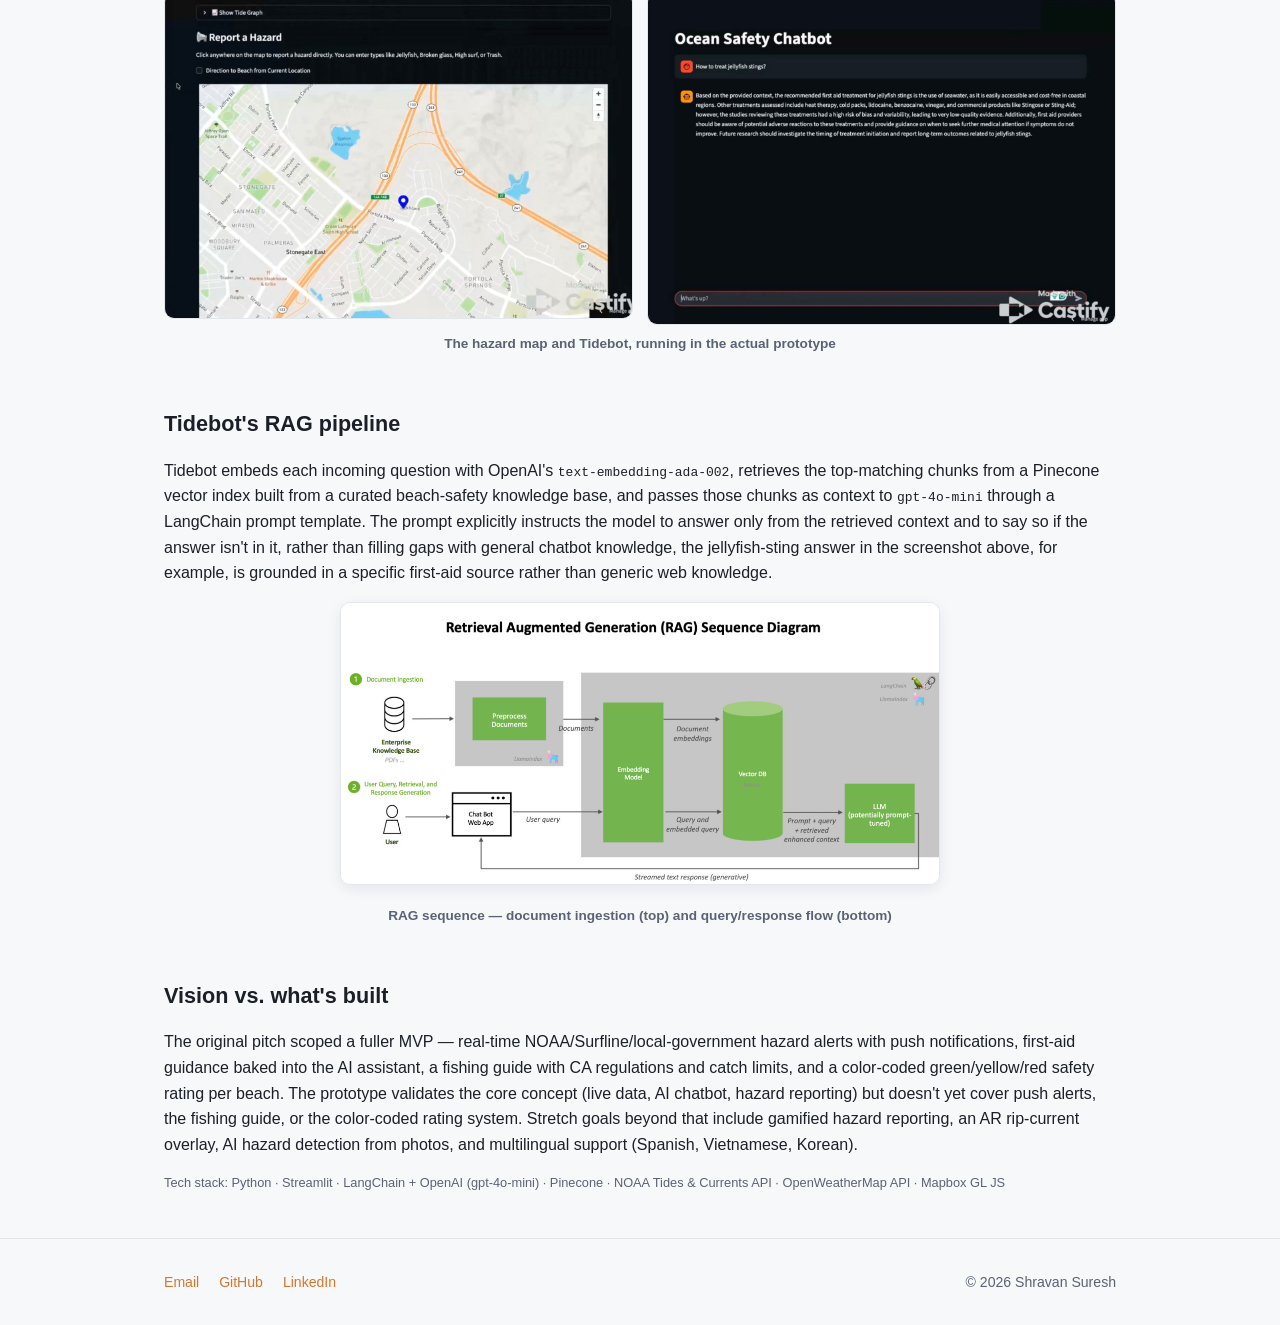
<file: oceansafe.html>
<!DOCTYPE html>
<html lang="en">
<head>
<meta charset="UTF-8">
<meta name="viewport" content="width=device-width, initial-scale=1.0">
<title>OceanSafe | Shravan Suresh</title>
<link rel="stylesheet" href="style.css">
</head>
<body>

<header class="site-nav">
  <div class="wrap">
    <a class="brand" href="index.html">Shravan Suresh</a>
    <nav>
      <a href="index.html">Home</a>
      <a href="vex-robotics.html">VEX Robotics</a>
      <a href="bionic-hand.html">Bionic Hand</a>
      <a href="research.html">Research</a>
      <a href="oceansafe.html" class="current">OceanSafe</a>
      <a href="sea-the-impact.html">Sea the Impact</a>
    </nav>
  </div>
</header>

<div class="project-hero">
  <div class="wrap">
    <div class="eyebrow">Mobile-First Web App · RAG Chatbot · Live Ocean Data</div>
    <h1>OceanSafe</h1>
    <div class="meta">
      <span>Solo Developer</span>
      <span>Congressional App Challenge — Top 10, CA-47</span>
    </div>
    <div class="stat-row">
      <div class="stat-box"><div class="num">Top 10</div><div class="label">CA-47 Congressional App Challenge</div></div>
      <div class="stat-box"><div class="num">6</div><div class="label">SoCal beaches covered</div></div>
      <div class="stat-box"><div class="num">RAG</div><div class="label">AI chatbot, grounded in real sources</div></div>
    </div>
  </div>
</div>

<article class="wrap" style="padding-top:48px;">

  <p class="section-sub" style="font-size:1.05rem;">
    A mobile-first web app that combines live ocean/beach conditions, an AI safety chatbot, and
    community hazard reporting into one platform. Built solo as a working Streamlit prototype to
    validate the concept before a native app.
  </p>

  <div class="section-block">
    <h2>Overview</h2>
    <a class="repo-link" href="https://github.com/SSR2308/oceansafe" target="_blank" rel="noopener">
      &#128279; View code on GitHub
    </a>
    <p>
      The pitch: combine real-time ocean data, AI insights, fishing guidance, and community reporting
      into one platform to keep beachgoers, surfers, swimmers, lifeguards, and families, safe and
      informed at Southern California beaches. It placed in the <strong>Top 10 for California's 47th
      Congressional District</strong> in the Congressional App Challenge.
    </p>
    <p>
      Rather than build toward a native app blind, I built a working Python/Streamlit prototype first —
      real APIs, a real chatbot, a real map, to validate the concept, the data integrations, and the
      chatbot before committing to the bigger iOS/Firebase build the original pitch scoped.
    </p>
    <div style="max-width:600px;margin:20px auto 6px;aspect-ratio:16/9;border-radius:var(--radius);overflow:hidden;box-shadow:0 4px 14px rgba(11,31,58,0.08);">
      <iframe src="https://drive.google.com/file/d/1-xldHEz9fxrd6zQRUwMC227LTkRYFs2V/preview" style="width:100%;height:100%;border:0;" allow="autoplay" allowfullscreen></iframe>
    </div>
    <p class="photo-caption">Presentation — the idea, the RAG pipeline, and a live demo of the app</p>
  </div>

  <div class="section-block">
    <h2>What's actually built</h2>
    <p>
      Three working pieces, all live in the Streamlit prototype:
    </p>
    <ul class="clean">
      <li><strong>Beach Safety Dashboard</strong> — live weather (OpenWeatherMap) and NOAA tide predictions for six Southern California beaches (Santa Monica Pier, Venice Beach, Malibu Surfrider, Huntington Beach, Newport Beach, Laguna Beach), each with visitor info like parking, hours, and dog policy.</li>
      <li><strong>Interactive hazard map</strong> — a Mapbox GL map centered on the user's live location; click anywhere to drop a geotagged hazard report (jellyfish, trash, high surf, broken glass, etc.), with turn-by-turn walking directions to the selected beach.</li>
      <li><strong>Tidebot</strong> — a retrieval-augmented AI chatbot that answers beach-safety questions grounded in a curated knowledge base, rather than making things up.</li>
    </ul>
    <div class="media-grid">
      <div>
        <img src="assets/oceansafe/hazard-map.jpg" alt="OceanSafe hazard map — click-to-report interface with live location">
      </div>
      <div>
        <img src="assets/oceansafe/tidebot-chat.jpg" alt="Tidebot chatbot answering a question about jellyfish sting treatment">
      </div>
    </div>
    <p class="photo-caption">The hazard map and Tidebot, running in the actual prototype</p>
  </div>

  <div class="section-block">
    <h2>Tidebot's RAG pipeline</h2>
    <p>
      Tidebot embeds each incoming question with OpenAI's <code>text-embedding-ada-002</code>, retrieves
      the top-matching chunks from a Pinecone vector index built from a curated beach-safety knowledge
      base, and passes those chunks as context to <code>gpt-4o-mini</code> through a LangChain prompt
      template. The prompt explicitly instructs the model to answer only from the retrieved context and
      to say so if the answer isn't in it, rather than filling gaps with general chatbot knowledge,
      the jellyfish-sting answer in the screenshot above, for example, is grounded in a specific
      first-aid source rather than generic web knowledge.
    </p>
    <img class="doc-shot wide" src="assets/oceansafe/rag-pipeline-diagram.jpg" alt="Retrieval-augmented generation sequence diagram — document ingestion into a vector DB, then query embedding, retrieval, and LLM response generation">
    <p class="photo-caption">RAG sequence — document ingestion (top) and query/response flow (bottom)</p>
  </div>

  <div class="section-block">
    <h2>Vision vs. what's built</h2>
    <p>
      The original pitch scoped a fuller MVP — real-time NOAA/Surfline/local-government hazard alerts
      with push notifications, first-aid guidance baked into the AI assistant, a fishing guide with
      CA regulations and catch limits, and a color-coded green/yellow/red safety rating per beach.
      The prototype validates the core concept (live data, AI chatbot, hazard reporting) but doesn't
      yet cover push alerts, the fishing guide, or the color-coded rating system. Stretch goals beyond
      that include gamified hazard reporting, an AR rip-current overlay, AI hazard detection from
      photos, and multilingual support (Spanish, Vietnamese, Korean).
    </p>
    <p class="code-caption" style="margin-top:4px;">
      Tech stack: Python · Streamlit · LangChain + OpenAI (gpt-4o-mini) · Pinecone · NOAA Tides &amp; Currents API · OpenWeatherMap API · Mapbox GL JS
    </p>
  </div>

</article>

<footer>
  <div class="wrap">
    <div>
      <a href="mailto:Shravanr2308@gmail.com">Email</a>
<a href="https://github.com/SSR2308">GitHub</a>
<a href="https://www.linkedin.com/in/shravan-suresh-63b8aa373/">LinkedIn</a>
    </div>
    <div>&copy; 2026 Shravan Suresh</div>
  </div>
</footer>

</body>
</html>
</file>
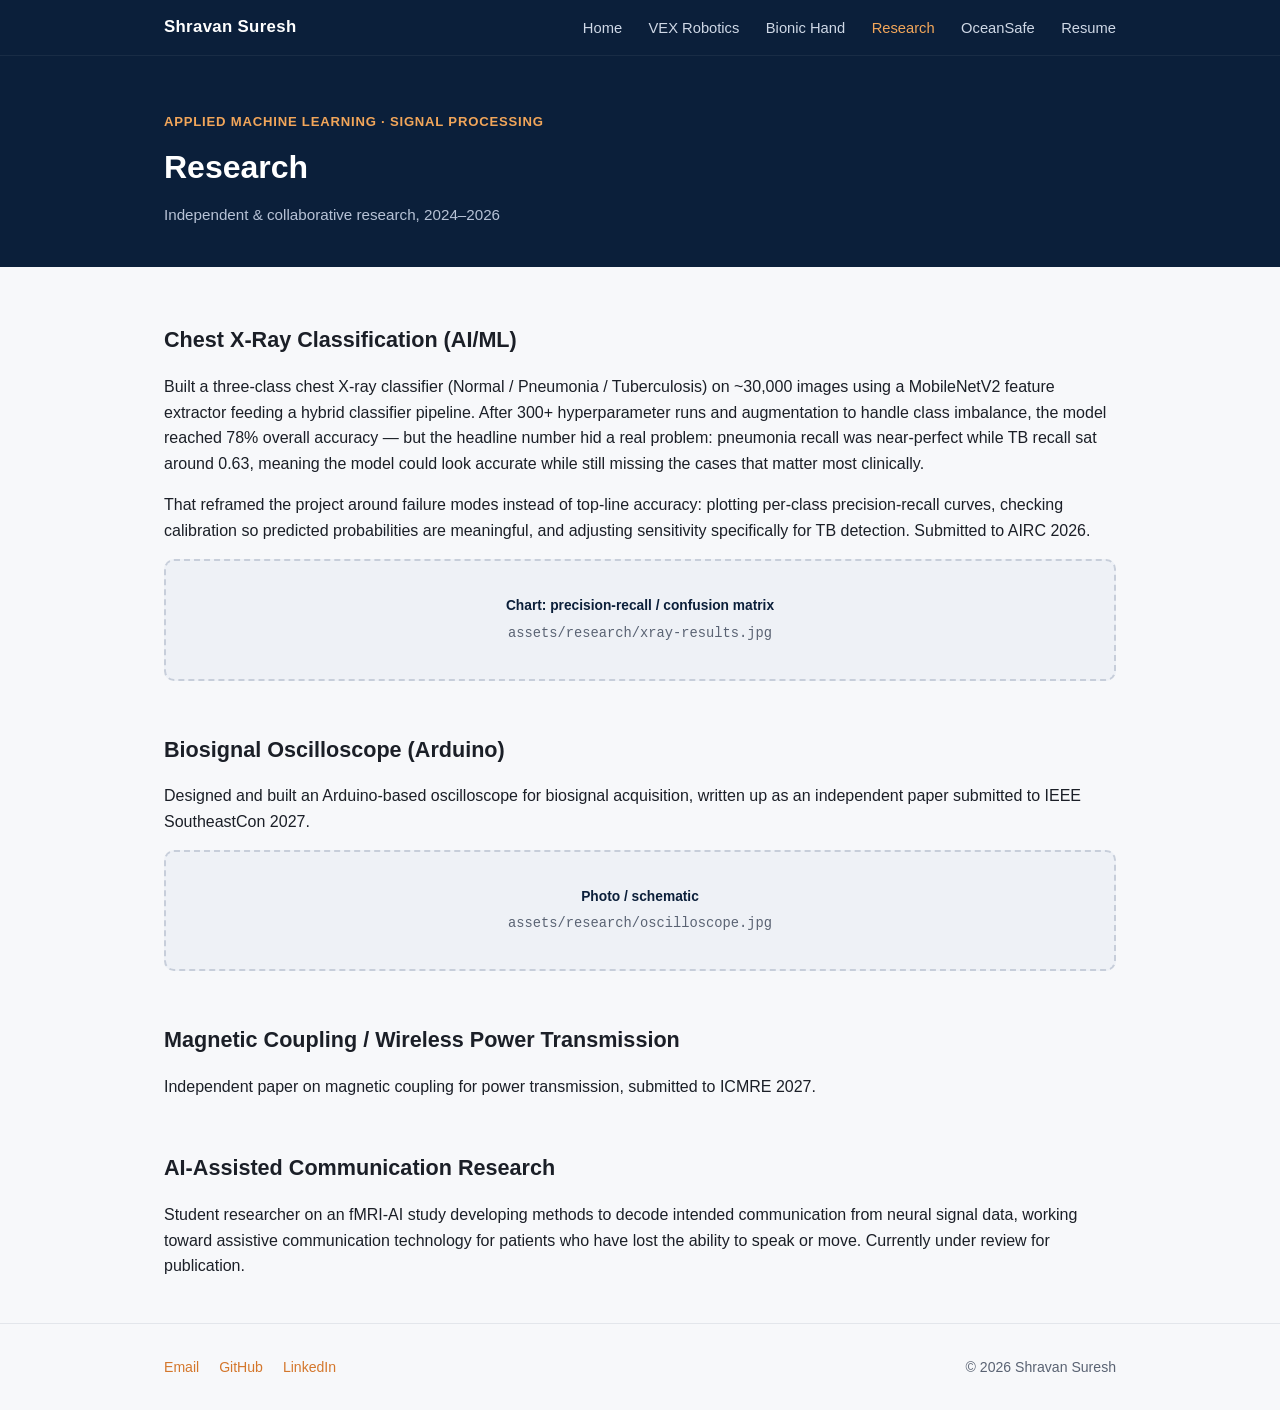
<file: research (1).html>
<!DOCTYPE html>
<html lang="en">
<head>
<meta charset="UTF-8">
<meta name="viewport" content="width=device-width, initial-scale=1.0">
<title>Research | Shravan Suresh</title>
<link rel="stylesheet" href="style.css">
</head>
<body>

<header class="site-nav">
  <div class="wrap">
    <a class="brand" href="index.html">Shravan Suresh</a>
    <nav>
      <a href="index.html">Home</a>
      <a href="vex-robotics.html">VEX Robotics</a>
      <a href="bionic-hand.html">Bionic Hand</a>
      <a href="research.html" class="current">Research</a>
      <a href="oceansafe.html">OceanSafe</a>
      <a href="resume.pdf">Resume</a>
    </nav>
  </div>
</header>

<div class="project-hero">
  <div class="wrap">
    <div class="eyebrow">Applied Machine Learning · Signal Processing</div>
    <h1>Research</h1>
    <div class="meta">
      <span>Independent &amp; collaborative research, 2024–2026</span>
    </div>
  </div>
</div>

<article class="wrap" style="padding-top:48px;">

  <div class="section-block">
    <h2>Chest X-Ray Classification (AI/ML)</h2>
    <p>
      Built a three-class chest X-ray classifier (Normal / Pneumonia / Tuberculosis) on ~30,000 images
      using a MobileNetV2 feature extractor feeding a hybrid classifier pipeline. After 300+
      hyperparameter runs and augmentation to handle class imbalance, the model reached 78% overall
      accuracy — but the headline number hid a real problem: pneumonia recall was near-perfect while TB
      recall sat around 0.63, meaning the model could look accurate while still missing the cases that
      matter most clinically.
    </p>
    <p>
      That reframed the project around failure modes instead of top-line accuracy: plotting
      per-class precision-recall curves, checking calibration so predicted probabilities are meaningful,
      and adjusting sensitivity specifically for TB detection. Submitted to AIRC 2026.
    </p>
    <div class="media-placeholder">
      <span class="label">Chart: precision-recall / confusion matrix</span>
      <code>assets/research/xray-results.jpg</code>
    </div>
  </div>

  <div class="section-block">
    <h2>Biosignal Oscilloscope (Arduino)</h2>
    <p>
      <!-- Expand with the actual technical build: what biosignal, sampling rate,
           noise-filtering approach, how it was validated against a reference. -->
      Designed and built an Arduino-based oscilloscope for biosignal acquisition, written up as an
      independent paper submitted to IEEE SoutheastCon 2027.
    </p>
    <div class="media-placeholder">
      <span class="label">Photo / schematic</span>
      <code>assets/research/oscilloscope.jpg</code>
    </div>
  </div>

  <div class="section-block">
    <h2>Magnetic Coupling / Wireless Power Transmission</h2>
    <p>
      <!-- Expand with the core technical contribution and results. -->
      Independent paper on magnetic coupling for power transmission, submitted to ICMRE 2027.
    </p>
  </div>

  <div class="section-block">
    <h2>AI-Assisted Communication Research</h2>
    <p>
      Student researcher on an fMRI-AI study developing methods to decode intended communication
      from neural signal data, working toward assistive communication technology for patients who have
      lost the ability to speak or move. Currently under review for publication.
    </p>
  </div>

</article>

<footer>
  <div class="wrap">
    <div>
      <a href="mailto:you@example.com">Email</a>
      <a href="https://github.com/YOUR-USERNAME">GitHub</a>
      <a href="https://linkedin.com/in/YOUR-PROFILE">LinkedIn</a>
    </div>
    <div>&copy; 2026 Shravan Suresh</div>
  </div>
</footer>

</body>
</html>
</file>
<file: style.css>
/* ============================================================
   Shravan Suresh — Portfolio Stylesheet
   Shared across all pages. Edit colors in :root to re-theme.
   ============================================================ */

:root {
  --navy: #0b1f3a;
  --navy-light: #14335c;
  --accent: #d4772c;
  --accent-light: #f2a65a;
  --bg: #f7f8fa;
  --card-bg: #ffffff;
  --text: #1b1f27;
  --text-muted: #5a6373;
  --border: #e3e6eb;
  --code-bg: #101826;
  --code-text: #d7e0ee;
  --radius: 10px;
  --max-width: 1000px;
}

* { box-sizing: border-box; }

html { scroll-behavior: smooth; }

body {
  margin: 0;
  font-family: -apple-system, BlinkMacSystemFont, "Segoe UI", Roboto, Helvetica, Arial, sans-serif;
  background: var(--bg);
  color: var(--text);
  line-height: 1.6;
}

a { color: var(--accent); text-decoration: none; }
a:hover { text-decoration: underline; }

img { max-width: 100%; display: block; }

/* ---------- Layout ---------- */

.wrap {
  max-width: var(--max-width);
  margin: 0 auto;
  padding: 0 24px;
}

section { padding: 64px 0; }
section.tight { padding: 40px 0; }

/* ---------- Nav ---------- */

header.site-nav {
  background: var(--navy);
  position: sticky;
  top: 0;
  z-index: 50;
  box-shadow: 0 1px 0 rgba(255,255,255,0.06);
}

header.site-nav .wrap {
  display: flex;
  align-items: center;
  justify-content: space-between;
  padding-top: 14px;
  padding-bottom: 14px;
}

header.site-nav .brand {
  color: #fff;
  font-weight: 700;
  font-size: 1.05rem;
  letter-spacing: 0.02em;
}
header.site-nav .brand:hover { text-decoration: none; opacity: 0.9; }

header.site-nav nav a {
  color: #cfd8e6;
  margin-left: 22px;
  font-size: 0.92rem;
  font-weight: 500;
}
header.site-nav nav a:hover { color: #fff; text-decoration: none; }
header.site-nav nav a.current { color: var(--accent-light); }

@media (max-width: 640px) {
  header.site-nav .wrap { flex-direction: column; gap: 10px; align-items: flex-start; }
  header.site-nav nav a { margin-left: 0; margin-right: 16px; }
}

/* ---------- Hero ---------- */

.hero {
  background: linear-gradient(135deg, var(--navy) 0%, var(--navy-light) 100%);
  color: #fff;
  padding: 80px 0 64px;
}
.hero h1 { font-size: 2.4rem; margin: 0 0 8px; }
.hero .role { color: var(--accent-light); font-weight: 600; font-size: 1.05rem; margin-bottom: 18px; }
.hero p.lede { max-width: 640px; color: #cfd8e6; font-size: 1.05rem; }
.hero .cta-row { margin-top: 28px; display: flex; gap: 14px; flex-wrap: wrap; }

.hero .hero-top {
  display: flex;
  align-items: center;
  justify-content: space-between;
  gap: 36px;
}
.hero .hero-intro { flex: 1; min-width: 0; }
.hero .headshot {
  width: 132px;
  height: 132px;
  border-radius: 50%;
  object-fit: cover;
  border: 3px solid rgba(255,255,255,0.25);
  box-shadow: 0 10px 26px rgba(0,0,0,0.35);
  flex-shrink: 0;
}
@media (max-width: 820px) {
  .hero .hero-top { justify-content: flex-start; }
  .hero .headshot { width: 96px; height: 96px; }
}

.btn {
  display: inline-block;
  padding: 11px 20px;
  border-radius: 6px;
  font-weight: 600;
  font-size: 0.92rem;
  border: 1px solid transparent;
}
.btn.primary { background: var(--accent); color: #fff; }
.btn.primary:hover { background: var(--accent-light); text-decoration: none; }
.btn.ghost { border-color: rgba(255,255,255,0.4); color: #fff; }
.btn.ghost:hover { border-color: #fff; text-decoration: none; }

/* ---------- Project grid (index page) ---------- */

.section-heading {
  font-size: 1.5rem;
  margin-bottom: 6px;
}
.section-sub {
  color: var(--text-muted);
  margin-bottom: 32px;
  max-width: 640px;
}

.project-grid {
  display: grid;
  grid-template-columns: repeat(auto-fit, minmax(260px, 1fr));
  gap: 22px;
}

.card {
  background: var(--card-bg);
  border: 1px solid var(--border);
  border-radius: var(--radius);
  overflow: hidden;
  transition: box-shadow 0.15s ease, transform 0.15s ease;
}
.card:hover { box-shadow: 0 10px 24px rgba(11,31,58,0.08); transform: translateY(-2px); }

.card .thumb {
  height: 160px;
  background: linear-gradient(135deg, var(--navy) 0%, var(--navy-light) 100%);
  display: flex;
  align-items: center;
  justify-content: center;
  color: rgba(255,255,255,0.55);
  font-size: 0.8rem;
  text-align: center;
  padding: 12px;
  overflow: hidden;
}
.card .thumb img {
  width: 100%;
  height: 100%;
  object-fit: cover;
  display: block;
}

.card .body { padding: 18px 20px 22px; }
.card h3 { margin: 0 0 6px; font-size: 1.08rem; }
.card p { color: var(--text-muted); font-size: 0.92rem; margin: 0 0 14px; }
.card .tag-row { margin-bottom: 12px; }
.tag {
  display: inline-block;
  font-size: 0.72rem;
  background: #eef1f6;
  color: var(--navy);
  padding: 3px 9px;
  border-radius: 100px;
  margin-right: 6px;
  margin-bottom: 6px;
  font-weight: 600;
}
.card .status {
  font-size: 0.72rem;
  font-weight: 700;
  text-transform: uppercase;
  letter-spacing: 0.04em;
  color: var(--accent);
}

/* ---------- Project detail pages ---------- */

.project-hero {
  background: var(--navy);
  color: #fff;
  padding: 56px 0 40px;
}
.project-hero .eyebrow { color: var(--accent-light); font-weight: 700; font-size: 0.82rem; text-transform: uppercase; letter-spacing: 0.06em; margin-bottom: 10px; }
.project-hero h1 { margin: 0 0 10px; font-size: 2rem; }
.project-hero .meta { color: #b7c2d6; font-size: 0.95rem; }
.project-hero .meta span { margin-right: 18px; }

.stat-row {
  display: grid;
  grid-template-columns: repeat(auto-fit, minmax(150px, 1fr));
  gap: 14px;
  margin-top: 28px;
}
.stat-box {
  background: rgba(255,255,255,0.06);
  border: 1px solid rgba(255,255,255,0.12);
  border-radius: var(--radius);
  padding: 14px 16px;
}
.stat-box .num { font-size: 1.35rem; font-weight: 700; color: var(--accent-light); }
.stat-box .label { font-size: 0.78rem; color: #cfd8e6; }

article h2 {
  font-size: 1.35rem;
  margin: 0 0 6px;
  padding-top: 8px;
}
article h3 {
  font-size: 1.08rem;
  margin: 24px 0 8px;
}
article p { color: var(--text); }
article .section-block { margin-bottom: 44px; }

/* Image / video placeholders — swap these divs for real <img>/<iframe> tags */
.media-placeholder {
  border: 2px dashed #c7ceda;
  border-radius: var(--radius);
  background: #eef1f6;
  color: var(--text-muted);
  padding: 34px 20px;
  text-align: center;
  font-size: 0.86rem;
  margin: 16px 0;
}
.media-placeholder .label {
  font-weight: 700;
  color: var(--navy);
  display: block;
  margin-bottom: 4px;
}
.media-grid {
  display: grid;
  grid-template-columns: repeat(auto-fit, minmax(220px, 1fr));
  gap: 14px;
}
.media-grid img { border: 1px solid var(--border); border-radius: var(--radius); max-height: 460px; margin: 0 auto; }

/* Italicized transition line bridging into a section — explains what's coming and why */
.transition {
  font-size: 0.94rem;
  color: var(--text-muted);
  font-style: italic;
  border-left: 3px solid var(--accent-light);
  padding-left: 14px;
  margin: 0 0 20px;
}

/* Constrained "document page" screenshots — keeps tall portrait notebook scans from
   dominating the page / forcing long scrolls, while staying legible via lightbox-free zoom */
.doc-shot {
  max-width: 420px;
  margin: 8px auto 20px;
  display: block;
  border: 1px solid var(--border);
  border-radius: var(--radius);
  box-shadow: 0 4px 14px rgba(11,31,58,0.08);
}
.doc-shot.wide { max-width: 600px; }
/* Narrower cap for tall portrait phone photos, so they don't dominate the page vertically */
.doc-shot.portrait { max-width: 300px; }

/* Two-up photo placeholders (team headshots, award photos) */
.duo-grid {
  display: grid;
  grid-template-columns: repeat(2, minmax(150px, 240px));
  gap: 20px;
  justify-content: center;
  margin: 18px 0 6px;
}
.duo-grid .media-placeholder {
  aspect-ratio: 4 / 5;
  display: flex;
  align-items: center;
  justify-content: center;
  margin: 0;
}
.photo-caption {
  text-align: center;
  font-size: 0.85rem;
  color: var(--text-muted);
  font-weight: 600;
  margin: 8px 0 0;
}

/* Award badge grid — compact stat cards instead of a long bullet list */
.badge-grid {
  display: grid;
  grid-template-columns: repeat(3, 1fr);
  gap: 12px;
  margin: 14px 0 26px;
}
@media (max-width: 600px) {
  .badge-grid { grid-template-columns: repeat(2, 1fr); }
}
.badge {
  background: #eef1f6;
  border-radius: 8px;
  padding: 16px 10px;
  text-align: center;
  font-size: 0.82rem;
  font-weight: 600;
  color: var(--navy);
  line-height: 1.3;
}
.badge .badge-num {
  display: block;
  font-size: 1.5rem;
  font-weight: 800;
  color: var(--accent);
  margin-bottom: 2px;
}

/* Robot history — compact 2x2 photo groups, one per season, so 4 seasons fit without
   turning into an endless scroll */
.season-grid {
  display: grid;
  grid-template-columns: repeat(auto-fit, minmax(190px, 1fr));
  gap: 24px;
}
.season-photos {
  display: grid;
  grid-template-columns: repeat(2, 1fr);
  gap: 6px;
}
.season-photos .media-placeholder {
  aspect-ratio: 1 / 1;
  padding: 8px 6px;
  font-size: 0.68rem;
  display: flex;
  align-items: center;
  justify-content: center;
  margin: 0;
}
.season-caption {
  text-align: center;
  font-weight: 700;
  color: var(--navy);
  margin-top: 10px;
  font-size: 0.88rem;
}

/* GitHub repo link pill — used on Research page project headers */
.repo-link {
  display: inline-flex;
  align-items: center;
  gap: 6px;
  font-size: 0.85rem;
  font-weight: 600;
  color: var(--navy);
  background: #eef1f6;
  padding: 8px 14px;
  border-radius: 100px;
  margin: 4px 0 20px;
}
.repo-link:hover { background: #e3e6eb; text-decoration: none; }

.status-line {
  font-size: 0.82rem;
  font-weight: 700;
  text-transform: uppercase;
  letter-spacing: 0.04em;
  color: var(--accent);
  margin: -4px 0 14px;
}

/* Code blocks */
pre.code {
  background: var(--code-bg);
  color: var(--code-text);
  padding: 18px 20px;
  border-radius: var(--radius);
  overflow-x: auto;
  font-size: 0.85rem;
  line-height: 1.5;
}
pre.code code { font-family: "SFMono-Regular", Consolas, "Liberation Mono", Menlo, monospace; }
.code-caption {
  font-size: 0.8rem;
  color: var(--text-muted);
  margin-top: -8px;
  margin-bottom: 18px;
}

/* Tables */
table.test-table {
  width: 100%;
  border-collapse: collapse;
  margin: 12px 0 20px;
  font-size: 0.9rem;
}
table.test-table th, table.test-table td {
  border: 1px solid var(--border);
  padding: 8px 12px;
  text-align: left;
}
table.test-table th { background: #eef1f6; }

ul.clean { padding-left: 20px; }
ul.clean li { margin-bottom: 6px; }

.callout {
  border-left: 4px solid var(--accent);
  background: #fff6ec;
  padding: 14px 18px;
  border-radius: 0 var(--radius) var(--radius) 0;
  font-size: 0.92rem;
  margin: 18px 0;
}

/* ---------- Footer ---------- */

footer {
  border-top: 1px solid var(--border);
  padding: 32px 0;
  color: var(--text-muted);
  font-size: 0.88rem;
  margin-top: 40px;
}
footer .wrap { display: flex; justify-content: space-between; flex-wrap: wrap; gap: 10px; }
footer a { margin-right: 16px; }
</file>
